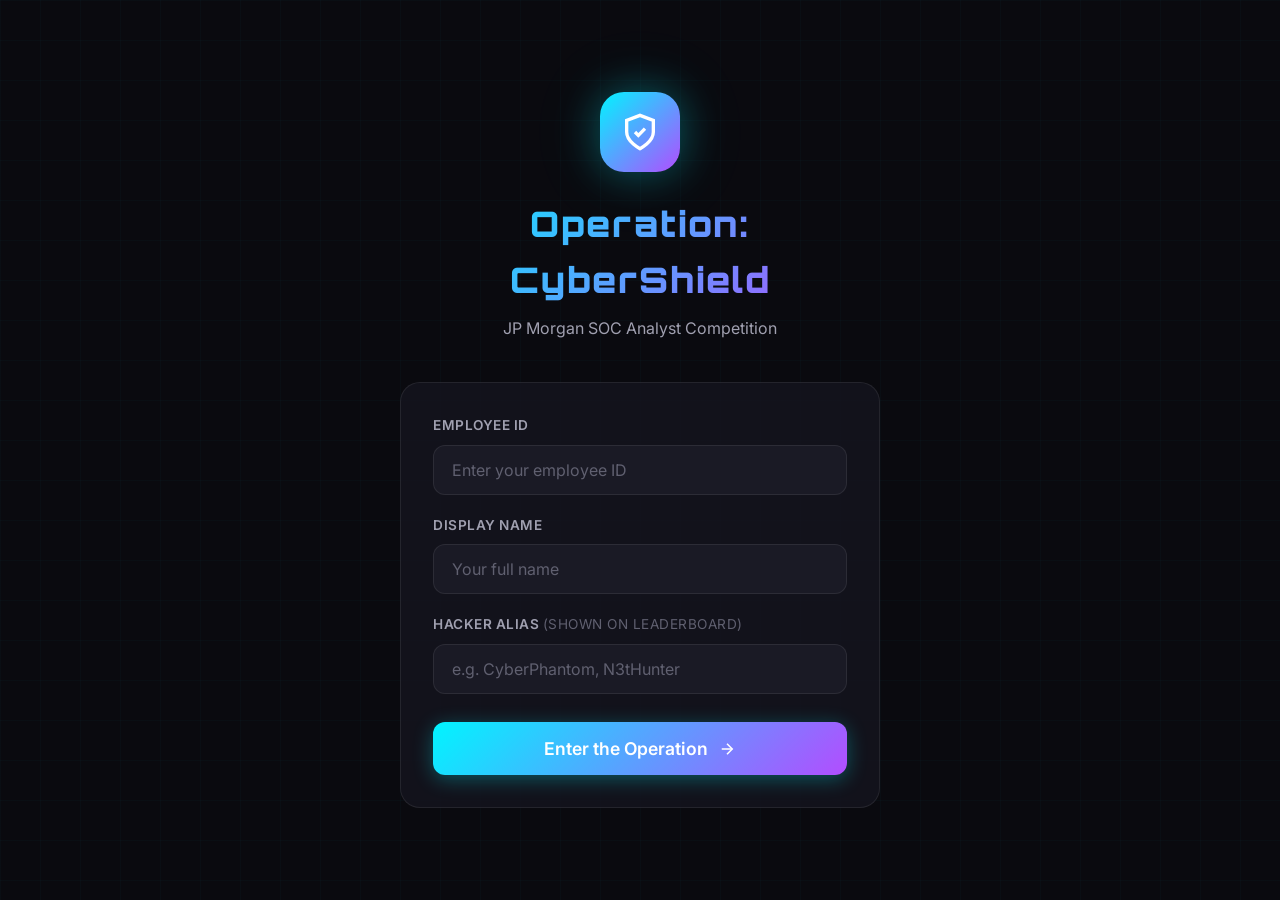
<file: index.html>
<!DOCTYPE html>
<html lang="en">

<head>
    <meta charset="UTF-8">
    <meta name="viewport" content="width=device-width, initial-scale=1.0">
    <meta name="description" content="Operation: CyberShield - JP Morgan SOC Analyst Competition">
    <title>Operation: CyberShield | SOC Analyst Competition</title>
    <link rel="stylesheet" href="styles.css">
    <link
        href="https://fonts.googleapis.com/css2?family=Orbitron:wght@400;700;900&family=Inter:wght@300;400;500;600;700&display=swap"
        rel="stylesheet">
</head>

<body>
    <!-- Registration Overlay -->
    <div class="registration-overlay" id="registration-overlay">
        <div class="reg-container">
            <div class="reg-header">
                <div class="reg-shield-icon">
                    <svg viewBox="0 0 24 24" fill="none" stroke="currentColor" stroke-width="2">
                        <path d="M12 22s8-4 8-10V5l-8-3-8 3v7c0 6 8 10 8 10z" />
                        <path d="M9 12l2 2 4-4" />
                    </svg>
                </div>
                <h1 class="reg-title">Operation: CyberShield</h1>
                <p class="reg-subtitle">JP Morgan SOC Analyst Competition</p>
            </div>

            <div id="reg-form-section" class="reg-form-section">
                <div class="reg-field" id="reg-employee-field">
                    <label class="reg-label">Employee ID</label>
                    <div class="reg-input-wrapper">
                        <input type="text" id="reg-employee-id" class="reg-input" placeholder="Enter your employee ID" autocomplete="off" />
                        <span class="reg-auto-badge" id="reg-auto-detect-badge" style="display:none;">AUTO-DETECTED</span>
                    </div>
                </div>
                <div class="reg-field">
                    <label class="reg-label">Display Name</label>
                    <input type="text" id="reg-display-name" class="reg-input" placeholder="Your full name" autocomplete="off" />
                </div>
                <div class="reg-field">
                    <label class="reg-label">Hacker Alias <span style="color: var(--text-muted); font-weight: 400;">(shown on leaderboard)</span></label>
                    <input type="text" id="reg-alias" class="reg-input" placeholder="e.g. CyberPhantom, N3tHunter" autocomplete="off" />
                </div>
                <div class="reg-error" id="reg-error" style="display: none;"></div>
                <button class="btn btn-primary reg-submit" id="reg-submit-btn" onclick="CompetitionManager.handleRegistration()">
                    Enter the Operation
                    <svg viewBox="0 0 24 24" fill="none" stroke="currentColor" stroke-width="2">
                        <line x1="5" y1="12" x2="19" y2="12"></line>
                        <polyline points="12 5 19 12 12 19"></polyline>
                    </svg>
                </button>
            </div>

            <div id="reg-resume-section" class="reg-resume-section" style="display: none;">
                <div class="resume-card">
                    <h3>Welcome back, <span id="resume-player-name"></span>!</h3>
                    <div class="resume-stats">
                        <div class="resume-stat">
                            <span class="resume-stat-value" id="resume-score">0</span>
                            <span class="resume-stat-label">Score</span>
                        </div>
                        <div class="resume-stat">
                            <span class="resume-stat-value" id="resume-completed">0/6</span>
                            <span class="resume-stat-label">Completed</span>
                        </div>
                    </div>
                    <div class="resume-actions">
                        <button class="btn btn-primary" onclick="CompetitionManager.resumeGame()">
                            Resume Operation
                        </button>
                        <button class="btn btn-outline" onclick="CompetitionManager.freshStart()">
                            Start Fresh
                        </button>
                    </div>
                </div>
            </div>
        </div>
    </div>

    <!-- Time's Up Overlay -->
    <div class="times-up-overlay" id="times-up-overlay">
        <div class="times-up-content">
            <div class="times-up-icon">⏱️</div>
            <h1 class="times-up-title">TIME'S UP</h1>
            <p class="times-up-subtitle">Operation: CyberShield has concluded</p>
            <div class="times-up-stats">
                <div class="times-up-stat">
                    <span class="times-up-stat-label">Agent</span>
                    <span class="times-up-stat-value" id="final-alias-value">—</span>
                </div>
                <div class="times-up-stat">
                    <span class="times-up-stat-label">Final Score</span>
                    <span class="times-up-stat-value" id="final-score-value">0</span>
                </div>
                <div class="times-up-stat">
                    <span class="times-up-stat-label">Missions Completed</span>
                    <span class="times-up-stat-value" id="final-completed-value">0/6</span>
                </div>
            </div>
            <p class="times-up-note">Check the live leaderboard for final standings</p>
            <button class="btn btn-primary" onclick="generateTakeawayCard()" style="margin-top: 20px;">
                <svg viewBox="0 0 24 24" fill="none" stroke="currentColor" stroke-width="2" width="18" height="18" style="margin-right: 8px;">
                    <path d="M21 15v4a2 2 0 0 1-2 2H5a2 2 0 0 1-2-2v-4"></path>
                    <polyline points="7 10 12 15 17 10"></polyline>
                    <line x1="12" y1="15" x2="12" y2="3"></line>
                </svg>
                View Proficiency Card
            </button>
        </div>
    </div>

    <div class="app-container">
        <!-- Animated Background -->
        <div class="cyber-grid"></div>
        <div class="scan-line"></div>

        <!-- Sidebar -->
        <aside class="sidebar">
            <div class="logo">
                <div class="logo-icon">
                    <svg viewBox="0 0 24 24" fill="none" stroke="currentColor" stroke-width="2">
                        <path d="M12 22s8-4 8-10V5l-8-3-8 3v7c0 6 8 10 8 10z" />
                        <path d="M9 12l2 2 4-4" />
                    </svg>
                </div>
                <span class="logo-text">CyberShield</span>
            </div>

            <nav class="nav-menu">
                <a href="#" class="nav-item active" data-view="dashboard">
                    <svg viewBox="0 0 24 24" fill="none" stroke="currentColor" stroke-width="2">
                        <rect x="3" y="3" width="7" height="7" />
                        <rect x="14" y="3" width="7" height="7" />
                        <rect x="14" y="14" width="7" height="7" />
                        <rect x="3" y="14" width="7" height="7" />
                    </svg>
                    <span>Dashboard</span>
                </a>
                <a href="#" class="nav-item" data-view="simulations">
                    <svg viewBox="0 0 24 24" fill="none" stroke="currentColor" stroke-width="2">
                        <polygon points="5 3 19 12 5 21 5 3" />
                    </svg>
                    <span>Simulations</span>
                </a>
                <a href="#" class="nav-item" data-view="progress">
                    <svg viewBox="0 0 24 24" fill="none" stroke="currentColor" stroke-width="2">
                        <line x1="12" y1="20" x2="12" y2="10" />
                        <line x1="18" y1="20" x2="18" y2="4" />
                        <line x1="6" y1="20" x2="6" y2="16" />
                    </svg>
                    <span>Progress</span>
                </a>
                <a href="leaderboard.html" class="nav-item" target="_blank">
                    <svg viewBox="0 0 24 24" fill="none" stroke="currentColor" stroke-width="2">
                        <path d="M6 9H4.5a2.5 2.5 0 0 1 0-5C7 4 7 7 7 7" />
                        <path d="M18 9h1.5a2.5 2.5 0 0 0 0-5C17 4 17 7 17 7" />
                        <path d="M4 22h16" />
                        <path d="M10 22V2h4v20" />
                        <path d="M10 14H7v8" />
                        <path d="M14 14h3v8" />
                    </svg>
                    <span>Leaderboard</span>
                </a>
            </nav>

            <div class="user-stats">
                <div class="stat-card">
                    <span class="stat-label">Total Score</span>
                    <span class="stat-value" id="total-score">0</span>
                </div>
                <div class="stat-card">
                    <span class="stat-label">Completed</span>
                    <span class="stat-value" id="completed-count">0/4</span>
                </div>
            </div>
        </aside>

        <!-- Main Content -->
        <main class="main-content">
            <!-- Header -->
            <header class="header">
                <div class="header-title">
                    <h1 id="view-title">Dashboard</h1>
                    <p class="header-subtitle">Operation: CyberShield — SOC Analyst Competition</p>
                </div>
                <div class="header-actions">
                    <div class="competition-timer" id="competition-timer" style="display: none;">
                        <svg viewBox="0 0 24 24" fill="none" stroke="currentColor" stroke-width="2" width="20" height="20">
                            <circle cx="12" cy="12" r="10"/>
                            <polyline points="12 6 12 12 16 14"/>
                        </svg>
                        <span id="competition-timer-value">60:00</span>
                    </div>
                    <button class="btn btn-outline" id="reset-progress">
                        <svg viewBox="0 0 24 24" fill="none" stroke="currentColor" stroke-width="2">
                            <path d="M1 4v6h6" />
                            <path d="M3.51 15a9 9 0 1 0 2.13-9.36L1 10" />
                        </svg>
                        Reset Progress
                    </button>
                </div>
            </header>

            <!-- Dashboard View -->
            <section class="view active" id="dashboard-view">
                <div class="welcome-banner">
                    <div class="welcome-content">
                        <h2>Welcome, Analyst</h2>
                        <p>The clock is ticking. Complete as many missions as you can to earn the highest score.
                            Top 3 analysts will be rewarded. Top 10 will be recognized. Good luck.</p>
                        <button class="btn btn-primary" onclick="showView('simulations')">
                            Begin Missions
                            <svg viewBox="0 0 24 24" fill="none" stroke="currentColor" stroke-width="2">
                                <line x1="5" y1="12" x2="19" y2="12" />
                                <polyline points="12 5 19 12 12 19" />
                            </svg>
                        </button>
                    </div>
                    <div class="welcome-visual">
                        <div class="terminal-window">
                            <div class="terminal-header">
                                <span class="terminal-dot red"></span>
                                <span class="terminal-dot yellow"></span>
                                <span class="terminal-dot green"></span>
                            </div>
                            <div class="terminal-body">
                                <div class="terminal-line">
                                    <span class="prompt">$</span>
                                    <span class="typing">./initialize_training.sh</span>
                                </div>
                                <div class="terminal-line output">
                                    <span>[✓] Loading threat databases...</span>
                                </div>
                                <div class="terminal-line output">
                                    <span>[✓] Simulation environment ready</span>
                                </div>
                                <div class="terminal-line output success">
                                    <span>[!] Awaiting analyst input...</span>
                                </div>
                            </div>
                        </div>
                    </div>
                </div>

                <div class="quick-stats">
                    <div class="quick-stat-card">
                        <div class="quick-stat-icon cyan">
                            <svg viewBox="0 0 24 24" fill="none" stroke="currentColor" stroke-width="2">
                                <path d="M14 2H6a2 2 0 0 0-2 2v16a2 2 0 0 0 2 2h12a2 2 0 0 0 2-2V8z" />
                                <polyline points="14 2 14 8 20 8" />
                                <line x1="16" y1="13" x2="8" y2="13" />
                                <line x1="16" y1="17" x2="8" y2="17" />
                            </svg>
                        </div>
                        <div class="quick-stat-info">
                            <span class="quick-stat-value">6</span>
                            <span class="quick-stat-label">Missions</span>
                        </div>
                    </div>
                    <div class="quick-stat-card">
                        <div class="quick-stat-icon purple">
                            <svg viewBox="0 0 24 24" fill="none" stroke="currentColor" stroke-width="2">
                                <circle cx="12" cy="12" r="10" />
                                <polyline points="12 6 12 12 16 14" />
                            </svg>
                        </div>
                        <div class="quick-stat-info">
                            <span class="quick-stat-value" id="time-spent">0m</span>
                            <span class="quick-stat-label">Time Invested</span>
                        </div>
                    </div>
                    <div class="quick-stat-card">
                        <div class="quick-stat-icon green">
                            <svg viewBox="0 0 24 24" fill="none" stroke="currentColor" stroke-width="2">
                                <path d="M22 11.08V12a10 10 0 1 1-5.93-9.14" />
                                <polyline points="22 4 12 14.01 9 11.01" />
                            </svg>
                        </div>
                        <div class="quick-stat-info">
                            <span class="quick-stat-value" id="accuracy-rate">0%</span>
                            <span class="quick-stat-label">Accuracy</span>
                        </div>
                    </div>
                    <div class="quick-stat-card">
                        <div class="quick-stat-icon orange">
                            <svg viewBox="0 0 24 24" fill="none" stroke="currentColor" stroke-width="2">
                                <polygon
                                    points="12 2 15.09 8.26 22 9.27 17 14.14 18.18 21.02 12 17.77 5.82 21.02 7 14.14 2 9.27 8.91 8.26 12 2" />
                            </svg>
                        </div>
                        <div class="quick-stat-info">
                            <span class="quick-stat-value" id="rank-level">Novice</span>
                            <span class="quick-stat-label">Rank</span>
                        </div>
                    </div>
                </div>
            </section>

            <!-- Simulations View -->
            <section class="view" id="simulations-view">
                <div class="simulations-grid">
                    <!-- Log Analysis Card -->
                    <div class="simulation-card" data-simulation="log-analysis">
                        <div class="card-glow cyan"></div>
                        <div class="card-header">
                            <div class="card-icon cyan">
                                <svg viewBox="0 0 24 24" fill="none" stroke="currentColor" stroke-width="2">
                                    <path d="M14 2H6a2 2 0 0 0-2 2v16a2 2 0 0 0 2 2h12a2 2 0 0 0 2-2V8z" />
                                    <polyline points="14 2 14 8 20 8" />
                                    <line x1="16" y1="13" x2="8" y2="13" />
                                    <line x1="16" y1="17" x2="8" y2="17" />
                                    <line x1="10" y1="9" x2="8" y2="9" />
                                </svg>
                            </div>
                            <span class="difficulty-badge medium">Medium</span>
                        </div>
                        <h3 class="card-title">Log Analysis</h3>
                        <p class="card-description">Analyze SIEM logs to identify suspicious authentication failures and
                            privilege escalation attempts.</p>
                        <div class="card-meta">
                            <span class="meta-item">
                                <svg viewBox="0 0 24 24" fill="none" stroke="currentColor" stroke-width="2">
                                    <circle cx="12" cy="12" r="10" />
                                    <polyline points="12 6 12 12 16 14" />
                                </svg>
                                15-20 min
                            </span>
                            <span class="meta-item">
                                <svg viewBox="0 0 24 24" fill="none" stroke="currentColor" stroke-width="2">
                                    <polygon
                                        points="12 2 15.09 8.26 22 9.27 17 14.14 18.18 21.02 12 17.77 5.82 21.02 7 14.14 2 9.27 8.91 8.26 12 2" />
                                </svg>
                                500-600 pts
                            </span>
                        </div>
                        <div class="card-progress">
                            <div class="progress-bar">
                                <div class="progress-fill" id="log-analysis-progress" style="width: 0%"></div>
                            </div>
                            <span class="progress-text">Not Started</span>
                        </div>
                        <!-- Mode Selection Buttons -->
                        <div style="display: flex; gap: 10px; margin-top: 12px;">
                            <button class="btn btn-card" onclick="startSimulation('log-analysis')"
                                style="flex: 1; font-size: 0.85rem;">
                                📋 Log Review
                            </button>
                            <button class="btn btn-card" onclick="startSimulation('splunk-query')"
                                style="flex: 1; font-size: 0.85rem; background: rgba(178, 77, 255, 0.1); color: var(--purple); border-color: rgba(178, 77, 255, 0.3);">
                                🔍 Splunk Query
                            </button>
                        </div>
                    </div>

                    <!-- Phishing Detection Card -->
                    <div class="simulation-card" data-simulation="phishing">
                        <div class="card-glow purple"></div>
                        <div class="card-header">
                            <div class="card-icon purple">
                                <svg viewBox="0 0 24 24" fill="none" stroke="currentColor" stroke-width="2">
                                    <path
                                        d="M4 4h16c1.1 0 2 .9 2 2v12c0 1.1-.9 2-2 2H4c-1.1 0-2-.9-2-2V6c0-1.1.9-2 2-2z" />
                                    <polyline points="22,6 12,13 2,6" />
                                </svg>
                            </div>
                            <span class="difficulty-badge easy">Easy</span>
                        </div>
                        <h3 class="card-title">Phishing Detection</h3>
                        <p class="card-description">Review suspicious emails and identify phishing attempts by analyzing
                            headers, links, and content.</p>
                        <div class="card-meta">
                            <span class="meta-item">
                                <svg viewBox="0 0 24 24" fill="none" stroke="currentColor" stroke-width="2">
                                    <circle cx="12" cy="12" r="10" />
                                    <polyline points="12 6 12 12 16 14" />
                                </svg>
                                10-15 min
                            </span>
                            <span class="meta-item">
                                <svg viewBox="0 0 24 24" fill="none" stroke="currentColor" stroke-width="2">
                                    <polygon
                                        points="12 2 15.09 8.26 22 9.27 17 14.14 18.18 21.02 12 17.77 5.82 21.02 7 14.14 2 9.27 8.91 8.26 12 2" />
                                </svg>
                                300 pts
                            </span>
                        </div>
                        <div class="card-progress">
                            <div class="progress-bar">
                                <div class="progress-fill" id="phishing-progress" style="width: 0%"></div>
                            </div>
                            <span class="progress-text">Not Started</span>
                        </div>
                        <button class="btn btn-card" onclick="startSimulation('phishing')">Start Simulation</button>
                    </div>

                    <!-- Incident Response Card -->
                    <div class="simulation-card" data-simulation="incident-response">
                        <div class="card-glow orange"></div>
                        <div class="card-header">
                            <div class="card-icon orange">
                                <svg viewBox="0 0 24 24" fill="none" stroke="currentColor" stroke-width="2">
                                    <path
                                        d="M10.29 3.86L1.82 18a2 2 0 0 0 1.71 3h16.94a2 2 0 0 0 1.71-3L13.71 3.86a2 2 0 0 0-3.42 0z" />
                                    <line x1="12" y1="9" x2="12" y2="13" />
                                    <line x1="12" y1="17" x2="12.01" y2="17" />
                                </svg>
                            </div>
                            <span class="difficulty-badge hard">Hard</span>
                        </div>
                        <h3 class="card-title">Incident Response</h3>
                        <p class="card-description">Handle a live security incident by choosing the correct response
                            actions in the right order.</p>
                        <div class="card-meta">
                            <span class="meta-item">
                                <svg viewBox="0 0 24 24" fill="none" stroke="currentColor" stroke-width="2">
                                    <circle cx="12" cy="12" r="10" />
                                    <polyline points="12 6 12 12 16 14" />
                                </svg>
                                20-30 min
                            </span>
                            <span class="meta-item">
                                <svg viewBox="0 0 24 24" fill="none" stroke="currentColor" stroke-width="2">
                                    <polygon
                                        points="12 2 15.09 8.26 22 9.27 17 14.14 18.18 21.02 12 17.77 5.82 21.02 7 14.14 2 9.27 8.91 8.26 12 2" />
                                </svg>
                                750 pts
                            </span>
                        </div>
                        <div class="card-progress">
                            <div class="progress-bar">
                                <div class="progress-fill" id="incident-response-progress" style="width: 0%"></div>
                            </div>
                            <span class="progress-text">Not Started</span>
                        </div>
                        <button class="btn btn-card" onclick="startSimulation('incident-response')">Start
                            Simulation</button>
                    </div>

                    <!-- Network Analysis Card -->
                    <div class="simulation-card" data-simulation="network-analysis">
                        <div class="card-glow green"></div>
                        <div class="card-header">
                            <div class="card-icon green">
                                <svg viewBox="0 0 24 24" fill="none" stroke="currentColor" stroke-width="2">
                                    <polyline points="22 12 18 12 15 21 9 3 6 12 2 12" />
                                </svg>
                            </div>
                            <span class="difficulty-badge medium">Medium</span>
                        </div>
                        <h3 class="card-title">Network Traffic Analysis</h3>
                        <p class="card-description">Examine packet captures to identify C2 beacons, data exfiltration,
                            and suspicious network behavior.</p>
                        <div class="card-meta">
                            <span class="meta-item">
                                <svg viewBox="0 0 24 24" fill="none" stroke="currentColor" stroke-width="2">
                                    <circle cx="12" cy="12" r="10" />
                                    <polyline points="12 6 12 12 16 14" />
                                </svg>
                                15-25 min
                            </span>
                            <span class="meta-item">
                                <svg viewBox="0 0 24 24" fill="none" stroke="currentColor" stroke-width="2">
                                    <polygon
                                        points="12 2 15.09 8.26 22 9.27 17 14.14 18.18 21.02 12 17.77 5.82 21.02 7 14.14 2 9.27 8.91 8.26 12 2" />
                                </svg>
                                600 pts
                            </span>
                        </div>
                        <div class="card-progress">
                            <div class="progress-bar">
                                <div class="progress-fill" id="network-analysis-progress" style="width: 0%"></div>
                            </div>
                            <span class="progress-text">Not Started</span>
                        </div>
                        <button class="btn btn-card" onclick="startSimulation('network-analysis')">Start
                            Simulation</button>
                    </div>

                    <!-- Threat Hunting Card -->
                    <div class="simulation-card" data-simulation="threat-hunting">
                        <div class="card-glow"
                            style="background: radial-gradient(circle at 50% 50%, rgba(255, 107, 53, 0.15), transparent 70%);">
                        </div>
                        <div class="card-header">
                            <div class="card-icon" style="background: rgba(255, 107, 53, 0.1); color: #ff6b35;">
                                <svg viewBox="0 0 24 24" fill="none" stroke="currentColor" stroke-width="2">
                                    <circle cx="11" cy="11" r="8" />
                                    <path d="m21 21-4.35-4.35" />
                                    <circle cx="11" cy="11" r="3" />
                                </svg>
                            </div>
                            <span class="difficulty-badge hard">Advanced</span>
                        </div>
                        <h3 class="card-title">Threat Hunting: Clustering</h3>
                        <p class="card-description">Analyze data clusters to find the "cluster of one" - the outlier
                            that indicates malicious activity hidden among normal behavior.</p>
                        <div class="card-meta">
                            <span class="meta-item">
                                <svg viewBox="0 0 24 24" fill="none" stroke="currentColor" stroke-width="2">
                                    <circle cx="12" cy="12" r="10" />
                                    <polyline points="12 6 12 12 16 14" />
                                </svg>
                                25-35 min
                            </span>
                            <span class="meta-item">
                                <svg viewBox="0 0 24 24" fill="none" stroke="currentColor" stroke-width="2">
                                    <polygon
                                        points="12 2 15.09 8.26 22 9.27 17 14.14 18.18 21.02 12 17.77 5.82 21.02 7 14.14 2 9.27 8.91 8.26 12 2" />
                                </svg>
                                800 pts
                            </span>
                        </div>
                        <div class="card-progress">
                            <div class="progress-bar">
                                <div class="progress-fill" id="threat-hunting-progress" style="width: 0%"></div>
                            </div>
                            <span class="progress-text">Not Started</span>
                        </div>
                        <button class="btn btn-card" onclick="startSimulation('threat-hunting')"
                            style="background: rgba(255, 107, 53, 0.1); color: #ff6b35; border-color: rgba(255, 107, 53, 0.3);">Start
                            Threat Hunt</button>
                    </div>

                    <!-- Threat Stacking Card -->
                    <div class="simulation-card" data-simulation="threat-stacking">
                        <div class="card-glow"
                            style="background: radial-gradient(circle at 50% 50%, rgba(255, 56, 96, 0.15), transparent 70%);">
                        </div>
                        <div class="card-header">
                            <div class="card-icon" style="background: rgba(255, 56, 96, 0.1); color: var(--red);">
                                <svg viewBox="0 0 24 24" fill="none" stroke="currentColor" stroke-width="2">
                                    <line x1="12" y1="20" x2="12" y2="10" />
                                    <line x1="18" y1="20" x2="18" y2="4" />
                                    <line x1="6" y1="20" x2="6" y2="16" />
                                </svg>
                            </div>
                            <span class="difficulty-badge hard">Advanced</span>
                        </div>
                        <h3 class="card-title">Threat Hunting: Stacking</h3>
                        <p class="card-description">Sort data by frequency to find outliers. The most common items are
                            noise; the least common hide the attackers.</p>
                        <div class="card-meta">
                            <span class="meta-item">
                                <svg viewBox="0 0 24 24" fill="none" stroke="currentColor" stroke-width="2">
                                    <circle cx="12" cy="12" r="10" />
                                    <polyline points="12 6 12 12 16 14" />
                                </svg>
                                25-35 min
                            </span>
                            <span class="meta-item">
                                <svg viewBox="0 0 24 24" fill="none" stroke="currentColor" stroke-width="2">
                                    <polygon
                                        points="12 2 15.09 8.26 22 9.27 17 14.14 18.18 21.02 12 17.77 5.82 21.02 7 14.14 2 9.27 8.91 8.26 12 2" />
                                </svg>
                                800 pts
                            </span>
                        </div>
                        <div class="card-progress">
                            <div class="progress-bar">
                                <div class="progress-fill" id="threat-stacking-progress" style="width: 0%"></div>
                            </div>
                            <span class="progress-text">Not Started</span>
                        </div>
                        <button class="btn btn-card" onclick="startSimulation('threat-stacking')"
                            style="background: rgba(255, 56, 96, 0.1); color: var(--red); border-color: rgba(255, 56, 96, 0.3);">Start
                            Stacking</button>
                    </div>

                    <!-- Quick-Fire Bonus Round Card -->
                    <div class="simulation-card" data-simulation="quickfire">
                        <div class="card-glow"
                            style="background: radial-gradient(circle at 50% 50%, rgba(255, 217, 61, 0.15), transparent 70%);">
                        </div>
                        <div class="card-header">
                            <div class="card-icon" style="background: rgba(255, 217, 61, 0.1); color: var(--yellow);">
                                <span style="font-size:1.2rem; font-weight:bold;">⚡</span>
                            </div>
                            <span class="difficulty-badge" style="background: rgba(255, 217, 61, 0.15); color: var(--yellow); border-color: rgba(255, 217, 61, 0.3);">Bonus</span>
                        </div>
                        <h3 class="card-title">Quick-Fire Round</h3>
                        <p class="card-description">15 rapid fire questions to test your core cybersecurity knowledge. You have 6 seconds per question.</p>
                        <div class="card-meta">
                            <span class="meta-item">
                                <svg viewBox="0 0 24 24" fill="none" stroke="currentColor" stroke-width="2">
                                    <circle cx="12" cy="12" r="10" />
                                    <polyline points="12 6 12 12 16 14" />
                                </svg>
                                90 seconds
                            </span>
                            <span class="meta-item">
                                <svg viewBox="0 0 24 24" fill="none" stroke="currentColor" stroke-width="2">
                                    <polygon points="12 2 15.09 8.26 22 9.27 17 14.14 18.18 21.02 12 17.77 5.82 21.02 7 14.14 2 9.27 8.91 8.26 12 2" />
                                </svg>
                                200 pts
                            </span>
                        </div>
                        <div class="card-progress">
                            <div class="progress-bar">
                                <div class="progress-fill" id="quickfire-progress" style="width: 0%"></div>
                            </div>
                            <span class="progress-text">Not Started</span>
                        </div>
                        <button class="btn btn-card" onclick="startSimulation('quickfire')"
                            style="background: rgba(255, 217, 61, 0.1); color: var(--yellow); border-color: rgba(255, 217, 61, 0.3);">Start Quick-Fire</button>
                    </div>

                    <!-- Mystery Bonus Challenge Card (Hidden initially) -->
                    <div class="simulation-card" id="mystery-challenge-card" data-simulation="mystery-challenge" style="display: none; border: 1px solid var(--red);">
                        <div class="card-glow"
                            style="background: radial-gradient(circle at 50% 50%, rgba(255, 56, 96, 0.2), transparent 70%);">
                        </div>
                        <div class="card-header">
                            <div class="card-icon" style="background: rgba(255, 56, 96, 0.15); color: var(--red); box-shadow: 0 0 15px rgba(255,56,96,0.5);">
                                🚨
                            </div>
                            <span class="difficulty-badge hard" style="animation: timerPulse 1s infinite;">CRITICAL</span>
                        </div>
                        <h3 class="card-title" style="color: var(--red);">LIVE BREACH RESPONSE</h3>
                        <p class="card-description">EMERGENCY PROTOCOL ACTIVATED. Triage 10 incoming SOC alerts in rapid succession. 15 seconds per alert.</p>
                        <div class="card-meta">
                            <span class="meta-item" style="color: var(--red);">
                                <svg viewBox="0 0 24 24" fill="none" stroke="currentColor" stroke-width="2">
                                    <circle cx="12" cy="12" r="10" />
                                    <polyline points="12 6 12 12 16 14" />
                                </svg>
                                2.5 min
                            </span>
                            <span class="meta-item" style="color: var(--red);">
                                <svg viewBox="0 0 24 24" fill="none" stroke="currentColor" stroke-width="2">
                                    <polygon points="12 2 15.09 8.26 22 9.27 17 14.14 18.18 21.02 12 17.77 5.82 21.02 7 14.14 2 9.27 8.91 8.26 12 2" />
                                </svg>
                                400 pts (2x)
                            </span>
                        </div>
                        <div class="card-progress">
                            <div class="progress-bar" style="background: rgba(255,56,96,0.1);">
                                <div class="progress-fill" id="mystery-challenge-progress" style="width: 0%; background: var(--red);"></div>
                            </div>
                            <span class="progress-text">Not Started</span>
                        </div>
                        <button class="btn btn-primary" onclick="startSimulation('mystery-challenge')"
                            style="background: var(--red); border-color: var(--red); color: white;">RESPOND NOW</button>
                    </div>
                </div>
            </section>

            <!-- Progress View -->
            <section class="view" id="progress-view">
                <div class="progress-overview">
                    <div class="progress-charts-wrapper" style="display: flex; gap: 40px; justify-content: center; flex-wrap: wrap;">
                        <div class="progress-chart-container">
                            <div class="progress-ring">
                                <svg viewBox="0 0 100 100">
                                    <circle class="progress-ring-bg" cx="50" cy="50" r="45" />
                                    <circle class="progress-ring-fill" cx="50" cy="50" r="45" id="overall-progress-ring" />
                                </svg>
                                <div class="progress-ring-text">
                                    <span class="progress-percentage" id="overall-percentage">0%</span>
                                    <span class="progress-label">Complete</span>
                                </div>
                            </div>
                        </div>
                        <div class="radar-chart-container" id="radar-chart-container" style="width: 250px; height: 250px; display: flex; align-items: center; justify-content: center;">
                            <!-- SVG Radar Chart rendered by JS -->
                        </div>
                    </div>
                    <div class="progress-details">
                        <h3>Your Progress</h3>
                        <div class="progress-list" id="progress-list">
                            <!-- Dynamically populated -->
                        </div>
                    </div>
                </div>

                <div class="achievements-section">
                    <div style="display: flex; justify-content: space-between; align-items: center;">
                        <h3>Achievements</h3>
                        <button class="btn btn-outline" onclick="generateTakeawayCard()" id="btn-download-cert" style="display: none; font-size: 0.9rem; padding: 8px 16px;">
                            <svg viewBox="0 0 24 24" fill="none" stroke="currentColor" stroke-width="2" width="16" height="16">
                                <path d="M21 15v4a2 2 0 0 1-2 2H5a2 2 0 0 1-2-2v-4"></path>
                                <polyline points="7 10 12 15 17 10"></polyline>
                                <line x1="12" y1="15" x2="12" y2="3"></line>
                            </svg>
                            View Proficiency Card
                        </button>
                    </div>
                    <div class="achievements-grid" id="achievements-grid">
                        <!-- Dynamically populated -->
                    </div>
                </div>
            </section>

            <!-- Simulation View (Hidden by default) -->
            <section class="view" id="simulation-view">
                <div class="simulation-container" id="simulation-container">
                    <!-- Dynamically loaded simulation content -->
                </div>
            </section>
        </main>

        <!-- Mini Leaderboard Panel -->
        <div class="mini-leaderboard" id="mini-leaderboard">
            <div class="mini-lb-header" onclick="CompetitionManager.toggleMiniLeaderboard()">
                <span class="mini-lb-title">
                    <svg viewBox="0 0 24 24" fill="none" stroke="currentColor" stroke-width="2" width="16" height="16">
                        <line x1="12" y1="20" x2="12" y2="10"></line>
                        <line x1="18" y1="20" x2="18" y2="4"></line>
                        <line x1="6" y1="20" x2="6" y2="16"></line>
                    </svg>
                    Leaderboard
                </span>
                <span class="mini-lb-meta">
                    <span id="mini-lb-my-rank">--</span>
                    <span class="mini-lb-sep">·</span>
                    <span id="mini-lb-player-count">0 analysts</span>
                </span>
            </div>
            <div class="mini-lb-body">
                <div class="mini-lb-list" id="mini-leaderboard-list">
                    <!-- Populated by CompetitionManager -->
                </div>
            </div>
        </div>
    </div>

    <!-- Modal for Results -->
    <div class="modal-overlay" id="modal-overlay">
        <div class="modal" id="results-modal">
            <div class="modal-header">
                <h2 id="modal-title">Mission Complete</h2>
                <button class="modal-close" onclick="closeModal()">&times;</button>
            </div>
            <div class="modal-body" id="modal-body">
                <!-- Dynamic content -->
            </div>
            <div class="modal-footer">
                <button class="btn btn-outline" onclick="closeModal()">Close</button>
                <button class="btn btn-primary" id="modal-action">View Details</button>
            </div>
        </div>
    </div>

    <!-- Scripts -->
    <script src="db.js"></script>
    <script src="simulations/log-analysis.js"></script>
    <script src="simulations/splunk-query.js"></script>
    <script src="simulations/phishing-detection.js"></script>
    <script src="simulations/incident-response.js"></script>
    <script src="simulations/network-analysis.js"></script>
    <script src="simulations/threat-hunting.js"></script>
    <script src="simulations/threat-stacking.js"></script>
    <script src="simulations/mystery-challenge.js"></script>
    <script src="simulations/quickfire.js"></script>
    <script src="registration.js"></script>
    <script src="app.js"></script>
</body>

</html>
</file>
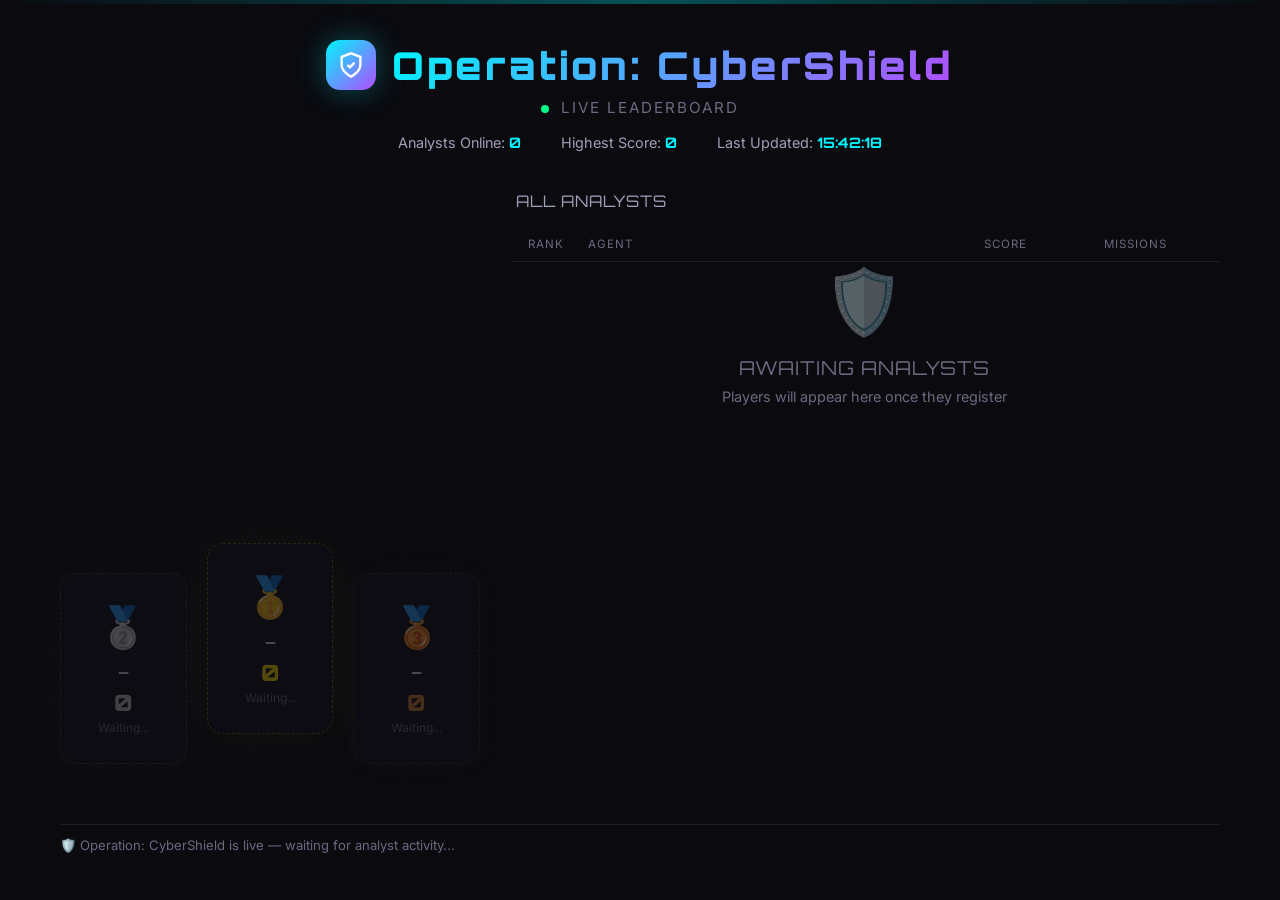
<file: leaderboard.html>
<!DOCTYPE html>
<html lang="en">

<head>
    <meta charset="UTF-8">
    <meta name="viewport" content="width=device-width, initial-scale=1.0">
    <meta name="description" content="Operation: CyberShield - Live Leaderboard">
    <title>Operation: CyberShield | Live Leaderboard</title>
    <link
        href="https://fonts.googleapis.com/css2?family=Orbitron:wght@400;700;900&family=Inter:wght@300;400;500;600;700&display=swap"
        rel="stylesheet">
    <style>
        :root {
            --bg-primary: #0a0a0f;
            --bg-secondary: #12121a;
            --bg-card: rgba(20, 20, 30, 0.8);
            --bg-tertiary: rgba(30, 30, 45, 0.6);
            --cyan: #00f5ff;
            --cyan-glow: rgba(0, 245, 255, 0.3);
            --purple: #b24dff;
            --green: #00ff88;
            --orange: #ff6b35;
            --red: #ff3860;
            --yellow: #ffd93d;
            --gold: #ffd700;
            --silver: #c0c0c0;
            --bronze: #cd7f32;
            --text-primary: #e8e8f0;
            --text-secondary: #a0a0b8;
            --text-muted: #6a6a80;
            --border-color: rgba(255, 255, 255, 0.08);
            --font-display: 'Orbitron', monospace;
            --font-body: 'Inter', sans-serif;
        }

        * {
            margin: 0;
            padding: 0;
            box-sizing: border-box;
        }

        body {
            background: var(--bg-primary);
            color: var(--text-primary);
            font-family: var(--font-body);
            overflow: hidden;
            height: 100vh;
            background-image:
                linear-gradient(rgba(0, 245, 255, 0.015) 1px, transparent 1px),
                linear-gradient(90deg, rgba(0, 245, 255, 0.015) 1px, transparent 1px);
            background-size: 50px 50px;
        }

        /* Scan line effect */
        .scan-line {
            position: fixed;
            top: 0;
            left: 0;
            right: 0;
            height: 4px;
            background: linear-gradient(90deg, transparent, var(--cyan), transparent);
            opacity: 0.3;
            animation: scanMove 4s linear infinite;
            z-index: 100;
            pointer-events: none;
        }

        @keyframes scanMove {
            0% { top: -4px; }
            100% { top: 100vh; }
        }

        .lb-wrapper {
            height: 100vh;
            display: flex;
            flex-direction: column;
            padding: 40px 60px;
        }

        /* Header */
        .lb-header {
            text-align: center;
            margin-bottom: 40px;
            flex-shrink: 0;
        }

        .lb-logo {
            display: flex;
            align-items: center;
            justify-content: center;
            gap: 16px;
            margin-bottom: 8px;
        }

        .lb-logo-icon {
            width: 50px;
            height: 50px;
            background: linear-gradient(135deg, var(--cyan), var(--purple));
            border-radius: 14px;
            display: flex;
            align-items: center;
            justify-content: center;
            box-shadow: 0 0 30px var(--cyan-glow);
        }

        .lb-logo-icon svg {
            width: 28px;
            height: 28px;
            color: white;
        }

        .lb-title {
            font-family: var(--font-display);
            font-size: 2.4rem;
            font-weight: 900;
            letter-spacing: 3px;
            background: linear-gradient(135deg, var(--cyan), var(--purple));
            -webkit-background-clip: text;
            -webkit-text-fill-color: transparent;
            background-clip: text;
        }

        .lb-subtitle {
            color: var(--text-muted);
            font-size: 0.95rem;
            margin-top: 4px;
            letter-spacing: 2px;
            text-transform: uppercase;
        }

        .lb-meta {
            display: flex;
            justify-content: center;
            gap: 40px;
            margin-top: 16px;
        }

        .lb-meta-item {
            font-size: 0.9rem;
            color: var(--text-secondary);
        }

        .lb-meta-value {
            color: var(--cyan);
            font-weight: 700;
            font-family: var(--font-display);
        }

        /* Main content */
        .lb-content {
            flex: 1;
            display: flex;
            gap: 32px;
            min-height: 0;
        }

        /* Top 3 Podium */
        .lb-podium {
            display: flex;
            align-items: flex-end;
            justify-content: center;
            gap: 20px;
            width: 420px;
            flex-shrink: 0;
            padding-bottom: 40px;
        }

        .podium-card {
            background: var(--bg-card);
            border: 1px solid var(--border-color);
            border-radius: 16px;
            padding: 28px 20px;
            text-align: center;
            width: 130px;
            transition: all 0.5s ease;
            position: relative;
        }

        .podium-card.gold {
            border-color: rgba(255, 215, 0, 0.4);
            box-shadow: 0 0 40px rgba(255, 215, 0, 0.15);
            transform: translateY(-30px);
        }

        .podium-card.silver {
            border-color: rgba(192, 192, 192, 0.3);
            box-shadow: 0 0 30px rgba(192, 192, 192, 0.1);
        }

        .podium-card.bronze {
            border-color: rgba(205, 127, 50, 0.3);
            box-shadow: 0 0 30px rgba(205, 127, 50, 0.1);
        }

        .podium-rank {
            font-size: 2.5rem;
            margin-bottom: 12px;
        }

        .podium-alias {
            font-family: var(--font-display);
            font-size: 0.85rem;
            font-weight: 700;
            color: var(--text-primary);
            margin-bottom: 8px;
            white-space: nowrap;
            overflow: hidden;
            text-overflow: ellipsis;
        }

        .podium-score {
            font-family: var(--font-display);
            font-size: 1.4rem;
            font-weight: 900;
            margin-bottom: 4px;
        }

        .podium-card.gold .podium-score { color: var(--gold); }
        .podium-card.silver .podium-score { color: var(--silver); }
        .podium-card.bronze .podium-score { color: var(--bronze); }

        .podium-completed {
            font-size: 0.75rem;
            color: var(--text-muted);
        }

        .podium-card.empty {
            opacity: 0.3;
            border-style: dashed;
        }

        /* Rankings Table */
        .lb-rankings {
            flex: 1;
            display: flex;
            flex-direction: column;
            min-height: 0;
        }

        .lb-rankings-title {
            font-family: var(--font-display);
            font-size: 1rem;
            color: var(--text-secondary);
            letter-spacing: 1px;
            margin-bottom: 16px;
            padding-left: 4px;
            flex-shrink: 0;
        }

        .lb-table-header {
            display: grid;
            grid-template-columns: 60px 1fr 120px 100px;
            padding: 10px 16px;
            font-size: 0.72rem;
            color: var(--text-muted);
            text-transform: uppercase;
            letter-spacing: 1px;
            border-bottom: 1px solid var(--border-color);
            flex-shrink: 0;
        }

        .lb-table-body {
            flex: 1;
            overflow-y: auto;
            padding-right: 4px;
        }

        .lb-table-body::-webkit-scrollbar {
            width: 4px;
        }

        .lb-table-body::-webkit-scrollbar-thumb {
            background: rgba(255, 255, 255, 0.1);
            border-radius: 4px;
        }

        .lb-row {
            display: grid;
            grid-template-columns: 60px 1fr 120px 100px;
            padding: 14px 16px;
            align-items: center;
            border-bottom: 1px solid rgba(255, 255, 255, 0.03);
            transition: all 0.5s ease;
            animation: rowSlideIn 0.4s ease;
        }

        @keyframes rowSlideIn {
            from { opacity: 0; transform: translateX(20px); }
            to { opacity: 1; transform: translateX(0); }
        }

        .lb-row:hover {
            background: rgba(0, 245, 255, 0.03);
        }

        .lb-row.top-10 {
            background: rgba(0, 245, 255, 0.05);
            border-left: 3px solid var(--cyan);
        }

        .lb-row-rank {
            font-family: var(--font-display);
            font-weight: 700;
            font-size: 1rem;
            color: var(--text-secondary);
        }

        .lb-row-player {
            display: flex;
            flex-direction: column;
        }

        .lb-row-alias {
            font-weight: 600;
            color: var(--text-primary);
            font-size: 0.95rem;
        }

        .lb-row-name {
            font-size: 0.75rem;
            color: var(--text-muted);
            margin-top: 2px;
        }

        .lb-row-score {
            font-family: var(--font-display);
            font-weight: 700;
            color: var(--cyan);
            font-size: 1.1rem;
        }

        .lb-row-completed {
            color: var(--text-secondary);
            font-size: 0.85rem;
        }

        /* Activity Feed */
        .lb-feed {
            margin-top: 20px;
            flex-shrink: 0;
            padding: 12px 0;
            border-top: 1px solid var(--border-color);
            overflow: hidden;
            height: 36px;
        }

        .lb-feed-track {
            display: flex;
            gap: 60px;
            animation: feedScroll 30s linear infinite;
            white-space: nowrap;
        }

        @keyframes feedScroll {
            0% { transform: translateX(0); }
            100% { transform: translateX(-50%); }
        }

        .lb-feed-item {
            font-size: 0.82rem;
            color: var(--text-muted);
            display: inline-flex;
            align-items: center;
            gap: 8px;
            flex-shrink: 0;
        }

        .lb-feed-item .feed-alias {
            color: var(--cyan);
            font-weight: 600;
        }

        /* No players state */
        .lb-empty {
            flex: 1;
            display: flex;
            flex-direction: column;
            align-items: center;
            justify-content: center;
            color: var(--text-muted);
        }

        .lb-empty-icon {
            font-size: 4rem;
            margin-bottom: 16px;
            opacity: 0.4;
        }

        .lb-empty-text {
            font-family: var(--font-display);
            font-size: 1.2rem;
            letter-spacing: 1px;
        }

        .lb-empty-sub {
            margin-top: 8px;
            font-size: 0.9rem;
        }

        /* Pulse dot for live indicator */
        .live-dot {
            width: 8px;
            height: 8px;
            background: var(--green);
            border-radius: 50%;
            display: inline-block;
            animation: livePulse 1.5s ease-in-out infinite;
        }

        @keyframes livePulse {
            0%, 100% { opacity: 1; box-shadow: 0 0 4px var(--green); }
            50% { opacity: 0.5; box-shadow: 0 0 12px var(--green); }
        }
    </style>
</head>

<body>
    <div class="scan-line"></div>

    <div class="lb-wrapper">
        <header class="lb-header">
            <div class="lb-logo">
                <div class="lb-logo-icon">
                    <svg viewBox="0 0 24 24" fill="none" stroke="currentColor" stroke-width="2">
                        <path d="M12 22s8-4 8-10V5l-8-3-8 3v7c0 6 8 10 8 10z" />
                        <path d="M9 12l2 2 4-4" />
                    </svg>
                </div>
                <h1 class="lb-title">Operation: CyberShield</h1>
            </div>
            <p class="lb-subtitle">
                <span class="live-dot"></span>&nbsp;&nbsp;Live Leaderboard
            </p>
            <div class="lb-meta">
                <span class="lb-meta-item">Analysts Online: <span class="lb-meta-value" id="total-players">0</span></span>
                <span class="lb-meta-item">Highest Score: <span class="lb-meta-value" id="top-score">0</span></span>
                <span class="lb-meta-item">Last Updated: <span class="lb-meta-value" id="last-updated">--:--</span></span>
            </div>
        </header>

        <div class="lb-content" id="lb-content">
            <!-- Podium -->
            <div class="lb-podium" id="lb-podium">
                <!-- Populated by JS -->
            </div>

            <!-- Rankings -->
            <div class="lb-rankings">
                <div class="lb-rankings-title">ALL ANALYSTS</div>
                <div class="lb-table-header">
                    <span>Rank</span>
                    <span>Agent</span>
                    <span>Score</span>
                    <span>Missions</span>
                </div>
                <div class="lb-table-body" id="lb-table-body">
                    <!-- Populated by JS -->
                </div>
            </div>
        </div>

        <div class="lb-feed" id="lb-feed">
            <div class="lb-feed-track" id="lb-feed-track">
                <!-- Populated by JS -->
            </div>
        </div>
    </div>

    <script src="db.js"></script>
    <script>
        // ============================================
        // Leaderboard Controller
        // ============================================
        const POLL_INTERVAL = 5000; // 5 seconds
        let previousPlayers = [];
        let activityLog = [];

        async function init() {
            GameDB.init();
            await updateLeaderboard();
            setInterval(updateLeaderboard, POLL_INTERVAL);
        }

        async function updateLeaderboard() {
            try {
                const players = await GameDB.getAllPlayers();
                detectActivity(players);
                renderPodium(players);
                renderTable(players);
                renderFeed();
                updateMeta(players);
                previousPlayers = JSON.parse(JSON.stringify(players));
            } catch (error) {
                console.error('[Leaderboard] Update failed:', error);
            }
        }

        function detectActivity(currentPlayers) {
            if (previousPlayers.length === 0) return;

            currentPlayers.forEach(player => {
                const prev = previousPlayers.find(p => p.employeeId === player.employeeId);
                if (!prev) {
                    activityLog.unshift({
                        type: 'join',
                        alias: player.alias || player.displayName,
                        text: 'joined the operation',
                        time: Date.now()
                    });
                } else if (player.totalScore > prev.totalScore) {
                    // Find which simulation was just completed
                    const sims = Object.entries(player.progress || {});
                    for (const [simId, simData] of sims) {
                        const prevSim = prev.progress?.[simId];
                        if (simData.completed && (!prevSim || !prevSim.completed)) {
                            const simNames = {
                                'log-analysis': 'Log Analysis',
                                'phishing': 'Phishing Detection',
                                'incident-response': 'Incident Response',
                                'network-analysis': 'Network Analysis',
                                'threat-hunting': 'Threat Hunting',
                                'threat-stacking': 'Threat Stacking'
                            };
                            activityLog.unshift({
                                type: 'complete',
                                alias: player.alias || player.displayName,
                                text: `completed ${simNames[simId] || simId} (${simData.score} pts)`,
                                time: Date.now()
                            });
                        }
                    }
                }
            });

            // Keep only last 20 items
            activityLog = activityLog.slice(0, 20);
        }

        function renderPodium(players) {
            const podium = document.getElementById('lb-podium');
            const top3 = players.slice(0, 3);
            const medals = [
                { class: 'silver', emoji: '🥈', order: 0 },
                { class: 'gold', emoji: '🥇', order: 1 },
                { class: 'bronze', emoji: '🥉', order: 2 }
            ];

            // Display order: Silver (2nd), Gold (1st), Bronze (3rd)
            const displayOrder = [1, 0, 2]; // indices into top3

            podium.innerHTML = displayOrder.map((playerIdx, displayIdx) => {
                const player = top3[playerIdx];
                const medal = medals[displayIdx];

                if (!player) {
                    return `
                        <div class="podium-card ${medal.class} empty">
                            <div class="podium-rank">${medal.emoji}</div>
                            <div class="podium-alias">—</div>
                            <div class="podium-score">0</div>
                            <div class="podium-completed">Waiting...</div>
                        </div>
                    `;
                }

                const completed = Object.values(player.progress || {}).filter(p => p.completed).length;

                return `
                    <div class="podium-card ${medal.class}">
                        <div class="podium-rank">${medal.emoji}</div>
                        <div class="podium-alias">${player.alias || player.displayName || 'Anonymous'}</div>
                        <div class="podium-score">${player.totalScore.toLocaleString()}</div>
                        <div class="podium-completed">${completed}/6 missions</div>
                    </div>
                `;
            }).join('');
        }

        function renderTable(players) {
            const tbody = document.getElementById('lb-table-body');

            if (players.length === 0) {
                tbody.innerHTML = `
                    <div class="lb-empty">
                        <div class="lb-empty-icon">🛡️</div>
                        <div class="lb-empty-text">AWAITING ANALYSTS</div>
                        <div class="lb-empty-sub">Players will appear here once they register</div>
                    </div>
                `;
                return;
            }

            tbody.innerHTML = players.map((player, index) => {
                const rank = index + 1;
                const completed = Object.values(player.progress || {}).filter(p => p.completed).length;
                const isTop10 = rank <= 10;

                return `
                    <div class="lb-row ${isTop10 ? 'top-10' : ''}" style="animation-delay: ${index * 0.05}s">
                        <span class="lb-row-rank">#${rank}</span>
                        <div class="lb-row-player">
                            <span class="lb-row-alias">${player.alias || player.displayName || 'Anonymous'}</span>
                            <span class="lb-row-name">${player.displayName || ''}</span>
                        </div>
                        <span class="lb-row-score">${player.totalScore.toLocaleString()}</span>
                        <span class="lb-row-completed">${completed}/6</span>
                    </div>
                `;
            }).join('');
        }

        function renderFeed() {
            const track = document.getElementById('lb-feed-track');
            if (activityLog.length === 0) {
                track.innerHTML = `
                    <span class="lb-feed-item">🛡️ Operation: CyberShield is live — waiting for analyst activity...</span>
                `;
                return;
            }

            const icons = { join: '🔐', complete: '✅' };
            // Duplicate for seamless scroll
            const items = [...activityLog, ...activityLog];
            track.innerHTML = items.map(item => `
                <span class="lb-feed-item">
                    ${icons[item.type] || '📡'}
                    <span class="feed-alias">${item.alias}</span>
                    ${item.text}
                </span>
            `).join('');
        }

        function updateMeta(players) {
            document.getElementById('total-players').textContent = players.length;
            document.getElementById('top-score').textContent = players.length > 0
                ? players[0].totalScore.toLocaleString()
                : '0';
            const now = new Date();
            document.getElementById('last-updated').textContent =
                `${now.getHours().toString().padStart(2, '0')}:${now.getMinutes().toString().padStart(2, '0')}:${now.getSeconds().toString().padStart(2, '0')}`;
        }

        // Start
        init();
    </script>
</body>

</html>
</file>
<file: styles.css>
/* ================================
   CyberSim - Premium Dark Cyberpunk Theme
   SOC Analyst Training Platform
   ================================ */

/* CSS Custom Properties */
:root {
    /* Colors */
    --bg-primary: #0a0a0f;
    --bg-secondary: #12121a;
    --bg-tertiary: #1a1a25;
    --bg-card: rgba(20, 20, 30, 0.8);
    --bg-glass: rgba(255, 255, 255, 0.03);
    
    --text-primary: #ffffff;
    --text-secondary: #a0a0b0;
    --text-muted: #606070;
    
    --cyan: #00f5ff;
    --cyan-glow: rgba(0, 245, 255, 0.3);
    --purple: #b24dff;
    --purple-glow: rgba(178, 77, 255, 0.3);
    --green: #00ff88;
    --green-glow: rgba(0, 255, 136, 0.3);
    --orange: #ff6b35;
    --orange-glow: rgba(255, 107, 53, 0.3);
    --red: #ff3860;
    --yellow: #ffd93d;
    
    --border-color: rgba(255, 255, 255, 0.08);
    --border-glow: rgba(0, 245, 255, 0.2);
    
    /* Typography */
    --font-display: 'Orbitron', monospace;
    --font-body: 'Inter', -apple-system, BlinkMacSystemFont, sans-serif;
    
    /* Spacing */
    --sidebar-width: 260px;
    --header-height: 80px;
    --radius-sm: 8px;
    --radius-md: 12px;
    --radius-lg: 20px;
    
    /* Transitions */
    --transition-fast: 0.15s ease;
    --transition-normal: 0.3s ease;
    --transition-slow: 0.5s ease;
}

/* Reset & Base */
*, *::before, *::after {
    box-sizing: border-box;
    margin: 0;
    padding: 0;
}

html {
    font-size: 16px;
    scroll-behavior: smooth;
}

body {
    font-family: var(--font-body);
    background: var(--bg-primary);
    color: var(--text-primary);
    line-height: 1.6;
    min-height: 100vh;
    overflow-x: hidden;
}

/* Animated Background */
.cyber-grid {
    position: fixed;
    top: 0;
    left: 0;
    right: 0;
    bottom: 0;
    background-image: 
        linear-gradient(rgba(0, 245, 255, 0.03) 1px, transparent 1px),
        linear-gradient(90deg, rgba(0, 245, 255, 0.03) 1px, transparent 1px);
    background-size: 50px 50px;
    pointer-events: none;
    z-index: 0;
}

.scan-line {
    position: fixed;
    top: 0;
    left: 0;
    right: 0;
    height: 2px;
    background: linear-gradient(90deg, transparent, var(--cyan), transparent);
    animation: scan 8s linear infinite;
    opacity: 0.5;
    pointer-events: none;
    z-index: 1;
}

@keyframes scan {
    0% { top: 0; opacity: 0; }
    5% { opacity: 0.5; }
    95% { opacity: 0.5; }
    100% { top: 100%; opacity: 0; }
}

/* App Container */
.app-container {
    display: flex;
    min-height: 100vh;
    position: relative;
    z-index: 2;
}

/* Sidebar */
.sidebar {
    width: var(--sidebar-width);
    background: var(--bg-secondary);
    border-right: 1px solid var(--border-color);
    display: flex;
    flex-direction: column;
    padding: 24px;
    position: fixed;
    top: 0;
    left: 0;
    height: 100vh;
    z-index: 100;
}

.logo {
    display: flex;
    align-items: center;
    gap: 12px;
    margin-bottom: 40px;
}

.logo-icon {
    width: 44px;
    height: 44px;
    background: linear-gradient(135deg, var(--cyan), var(--purple));
    border-radius: var(--radius-md);
    display: flex;
    align-items: center;
    justify-content: center;
    box-shadow: 0 0 20px var(--cyan-glow);
}

.logo-icon svg {
    width: 24px;
    height: 24px;
    color: white;
}

.logo-text {
    font-family: var(--font-display);
    font-size: 1.4rem;
    font-weight: 700;
    background: linear-gradient(135deg, var(--cyan), var(--purple));
    -webkit-background-clip: text;
    -webkit-text-fill-color: transparent;
    background-clip: text;
    letter-spacing: 1px;
}

/* Navigation */
.nav-menu {
    display: flex;
    flex-direction: column;
    gap: 8px;
    flex: 1;
}

.nav-item {
    display: flex;
    align-items: center;
    gap: 14px;
    padding: 14px 18px;
    color: var(--text-secondary);
    text-decoration: none;
    border-radius: var(--radius-md);
    transition: all var(--transition-normal);
    font-weight: 500;
    position: relative;
    overflow: hidden;
}

.nav-item::before {
    content: '';
    position: absolute;
    left: 0;
    top: 0;
    bottom: 0;
    width: 3px;
    background: var(--cyan);
    transform: scaleY(0);
    transition: transform var(--transition-normal);
}

.nav-item:hover {
    background: var(--bg-glass);
    color: var(--text-primary);
}

.nav-item.active {
    background: rgba(0, 245, 255, 0.1);
    color: var(--cyan);
}

.nav-item.active::before {
    transform: scaleY(1);
}

.nav-item svg {
    width: 20px;
    height: 20px;
    flex-shrink: 0;
}

/* User Stats */
.user-stats {
    display: flex;
    flex-direction: column;
    gap: 12px;
    padding-top: 24px;
    border-top: 1px solid var(--border-color);
    margin-top: auto;
}

.stat-card {
    background: var(--bg-glass);
    border: 1px solid var(--border-color);
    border-radius: var(--radius-md);
    padding: 16px;
    display: flex;
    flex-direction: column;
    gap: 6px;
}

.stat-label {
    font-size: 0.75rem;
    color: var(--text-muted);
    text-transform: uppercase;
    letter-spacing: 1px;
}

.stat-value {
    font-family: var(--font-display);
    font-size: 1.5rem;
    font-weight: 700;
    color: var(--cyan);
}

/* Main Content */
.main-content {
    flex: 1;
    margin-left: var(--sidebar-width);
    padding: 24px 32px;
    min-height: 100vh;
}

/* Header */
.header {
    display: flex;
    justify-content: space-between;
    align-items: center;
    margin-bottom: 32px;
    padding-bottom: 24px;
    border-bottom: 1px solid var(--border-color);
}

.header-title h1 {
    font-family: var(--font-display);
    font-size: 1.8rem;
    font-weight: 700;
    margin-bottom: 4px;
    letter-spacing: 1px;
}

.header-subtitle {
    color: var(--text-secondary);
    font-size: 0.9rem;
}

/* Buttons */
.btn {
    display: inline-flex;
    align-items: center;
    gap: 10px;
    padding: 12px 24px;
    border-radius: var(--radius-md);
    font-family: var(--font-body);
    font-size: 0.95rem;
    font-weight: 600;
    cursor: pointer;
    transition: all var(--transition-normal);
    border: none;
    text-decoration: none;
}

.btn svg {
    width: 18px;
    height: 18px;
}

.btn-primary {
    background: linear-gradient(135deg, var(--cyan), var(--purple));
    color: white;
    box-shadow: 0 4px 20px var(--cyan-glow);
}

.btn-primary:hover {
    transform: translateY(-2px);
    box-shadow: 0 6px 30px var(--cyan-glow);
}

.btn-outline {
    background: transparent;
    color: var(--text-secondary);
    border: 1px solid var(--border-color);
}

.btn-outline:hover {
    border-color: var(--cyan);
    color: var(--cyan);
    background: rgba(0, 245, 255, 0.05);
}

.btn-card {
    width: 100%;
    justify-content: center;
    background: rgba(0, 245, 255, 0.1);
    color: var(--cyan);
    border: 1px solid rgba(0, 245, 255, 0.3);
    margin-top: 16px;
}

.btn-card:hover {
    background: rgba(0, 245, 255, 0.2);
    box-shadow: 0 0 20px var(--cyan-glow);
}

/* Views */
.view {
    display: none;
    animation: fadeIn 0.4s ease;
}

.view.active {
    display: block;
}

@keyframes fadeIn {
    from { opacity: 0; transform: translateY(10px); }
    to { opacity: 1; transform: translateY(0); }
}

/* Welcome Banner */
.welcome-banner {
    background: var(--bg-card);
    border: 1px solid var(--border-color);
    border-radius: var(--radius-lg);
    padding: 40px;
    display: grid;
    grid-template-columns: 1fr 1fr;
    gap: 40px;
    align-items: center;
    margin-bottom: 32px;
    position: relative;
    overflow: hidden;
}

.welcome-banner::before {
    content: '';
    position: absolute;
    top: 0;
    left: 0;
    right: 0;
    height: 1px;
    background: linear-gradient(90deg, transparent, var(--cyan), var(--purple), transparent);
}

.welcome-content h2 {
    font-family: var(--font-display);
    font-size: 2rem;
    margin-bottom: 16px;
    background: linear-gradient(135deg, var(--text-primary), var(--cyan));
    -webkit-background-clip: text;
    -webkit-text-fill-color: transparent;
    background-clip: text;
}

.welcome-content p {
    color: var(--text-secondary);
    margin-bottom: 24px;
    line-height: 1.7;
}

/* Terminal Window */
.terminal-window {
    background: #0d0d0d;
    border-radius: var(--radius-md);
    border: 1px solid var(--border-color);
    overflow: hidden;
    box-shadow: 0 10px 40px rgba(0, 0, 0, 0.4);
}

.terminal-header {
    background: #1a1a1a;
    padding: 12px 16px;
    display: flex;
    gap: 8px;
}

.terminal-dot {
    width: 12px;
    height: 12px;
    border-radius: 50%;
}

.terminal-dot.red { background: #ff5f56; }
.terminal-dot.yellow { background: #ffbd2e; }
.terminal-dot.green { background: #27c93f; }

.terminal-body {
    padding: 20px;
    font-family: 'Monaco', 'Consolas', monospace;
    font-size: 0.85rem;
}

.terminal-line {
    margin-bottom: 8px;
    display: flex;
    gap: 12px;
}

.terminal-line .prompt {
    color: var(--green);
}

.terminal-line.output {
    color: var(--text-secondary);
    padding-left: 24px;
}

.terminal-line.output.success {
    color: var(--cyan);
}

.typing {
    color: var(--text-primary);
    border-right: 2px solid var(--cyan);
    animation: blink 1s step-end infinite;
}

@keyframes blink {
    50% { border-color: transparent; }
}

/* Quick Stats */
.quick-stats {
    display: grid;
    grid-template-columns: repeat(4, 1fr);
    gap: 20px;
}

.quick-stat-card {
    background: var(--bg-card);
    border: 1px solid var(--border-color);
    border-radius: var(--radius-md);
    padding: 24px;
    display: flex;
    align-items: center;
    gap: 20px;
    transition: all var(--transition-normal);
}

.quick-stat-card:hover {
    transform: translateY(-4px);
    border-color: var(--border-glow);
    box-shadow: 0 10px 30px rgba(0, 0, 0, 0.3);
}

.quick-stat-icon {
    width: 56px;
    height: 56px;
    border-radius: var(--radius-md);
    display: flex;
    align-items: center;
    justify-content: center;
}

.quick-stat-icon svg {
    width: 28px;
    height: 28px;
}

.quick-stat-icon.cyan {
    background: rgba(0, 245, 255, 0.15);
    color: var(--cyan);
}

.quick-stat-icon.purple {
    background: rgba(178, 77, 255, 0.15);
    color: var(--purple);
}

.quick-stat-icon.green {
    background: rgba(0, 255, 136, 0.15);
    color: var(--green);
}

.quick-stat-icon.orange {
    background: rgba(255, 107, 53, 0.15);
    color: var(--orange);
}

.quick-stat-info {
    display: flex;
    flex-direction: column;
}

.quick-stat-value {
    font-family: var(--font-display);
    font-size: 1.5rem;
    font-weight: 700;
}

.quick-stat-label {
    color: var(--text-muted);
    font-size: 0.85rem;
}

/* Simulations Grid */
.simulations-grid {
    display: grid;
    grid-template-columns: repeat(2, 1fr);
    gap: 24px;
}

.simulation-card {
    background: var(--bg-card);
    border: 1px solid var(--border-color);
    border-radius: var(--radius-lg);
    padding: 28px;
    position: relative;
    overflow: hidden;
    transition: all var(--transition-normal);
}

.simulation-card:hover {
    transform: translateY(-6px);
    border-color: var(--border-glow);
}

.simulation-card:hover .card-glow {
    opacity: 1;
}

.card-glow {
    position: absolute;
    top: 0;
    left: 0;
    right: 0;
    height: 3px;
    opacity: 0.5;
    transition: opacity var(--transition-normal);
}

.card-glow.cyan { background: linear-gradient(90deg, transparent, var(--cyan), transparent); }
.card-glow.purple { background: linear-gradient(90deg, transparent, var(--purple), transparent); }
.card-glow.orange { background: linear-gradient(90deg, transparent, var(--orange), transparent); }
.card-glow.green { background: linear-gradient(90deg, transparent, var(--green), transparent); }

.card-header {
    display: flex;
    justify-content: space-between;
    align-items: flex-start;
    margin-bottom: 20px;
}

.card-icon {
    width: 52px;
    height: 52px;
    border-radius: var(--radius-md);
    display: flex;
    align-items: center;
    justify-content: center;
}

.card-icon svg {
    width: 26px;
    height: 26px;
}

.card-icon.cyan {
    background: rgba(0, 245, 255, 0.15);
    color: var(--cyan);
}

.card-icon.purple {
    background: rgba(178, 77, 255, 0.15);
    color: var(--purple);
}

.card-icon.orange {
    background: rgba(255, 107, 53, 0.15);
    color: var(--orange);
}

.card-icon.green {
    background: rgba(0, 255, 136, 0.15);
    color: var(--green);
}

.difficulty-badge {
    padding: 6px 14px;
    border-radius: 20px;
    font-size: 0.75rem;
    font-weight: 600;
    text-transform: uppercase;
    letter-spacing: 0.5px;
}

.difficulty-badge.easy {
    background: rgba(0, 255, 136, 0.15);
    color: var(--green);
}

.difficulty-badge.medium {
    background: rgba(255, 217, 61, 0.15);
    color: var(--yellow);
}

.difficulty-badge.hard {
    background: rgba(255, 56, 96, 0.15);
    color: var(--red);
}

.card-title {
    font-family: var(--font-display);
    font-size: 1.3rem;
    margin-bottom: 12px;
    letter-spacing: 0.5px;
}

.card-description {
    color: var(--text-secondary);
    font-size: 0.9rem;
    line-height: 1.6;
    margin-bottom: 20px;
}

.card-meta {
    display: flex;
    gap: 24px;
    margin-bottom: 20px;
}

.meta-item {
    display: flex;
    align-items: center;
    gap: 8px;
    color: var(--text-muted);
    font-size: 0.85rem;
}

.meta-item svg {
    width: 16px;
    height: 16px;
}

.card-progress {
    margin-bottom: 8px;
}

.progress-bar {
    height: 6px;
    background: var(--bg-tertiary);
    border-radius: 3px;
    overflow: hidden;
    margin-bottom: 8px;
}

.progress-fill {
    height: 100%;
    background: linear-gradient(90deg, var(--cyan), var(--purple));
    border-radius: 3px;
    transition: width var(--transition-normal);
}

.progress-text {
    font-size: 0.8rem;
    color: var(--text-muted);
}

/* Progress View */
.progress-overview {
    display: grid;
    grid-template-columns: 300px 1fr;
    gap: 40px;
    margin-bottom: 40px;
}

.progress-chart-container {
    display: flex;
    justify-content: center;
    align-items: center;
}

.progress-ring {
    position: relative;
    width: 200px;
    height: 200px;
}

.progress-ring svg {
    transform: rotate(-90deg);
    width: 100%;
    height: 100%;
}

.progress-ring-bg {
    fill: none;
    stroke: var(--bg-tertiary);
    stroke-width: 8;
}

.progress-ring-fill {
    fill: none;
    stroke: url(#progressGradient);
    stroke-width: 8;
    stroke-linecap: round;
    stroke-dasharray: 283;
    stroke-dashoffset: 283;
    transition: stroke-dashoffset 1s ease;
}

.progress-ring-text {
    position: absolute;
    top: 50%;
    left: 50%;
    transform: translate(-50%, -50%);
    text-align: center;
}

.progress-percentage {
    display: block;
    font-family: var(--font-display);
    font-size: 2.5rem;
    font-weight: 700;
    color: var(--cyan);
}

.progress-label {
    font-size: 0.9rem;
    color: var(--text-muted);
}

.progress-details h3 {
    font-family: var(--font-display);
    margin-bottom: 20px;
    letter-spacing: 0.5px;
}

.progress-list {
    display: flex;
    flex-direction: column;
    gap: 12px;
}

.progress-item {
    background: var(--bg-card);
    border: 1px solid var(--border-color);
    border-radius: var(--radius-md);
    padding: 16px 20px;
    display: flex;
    justify-content: space-between;
    align-items: center;
}

.progress-item-info {
    display: flex;
    align-items: center;
    gap: 16px;
}

.progress-item-icon {
    width: 40px;
    height: 40px;
    border-radius: var(--radius-sm);
    display: flex;
    align-items: center;
    justify-content: center;
}

.progress-item-icon svg {
    width: 20px;
    height: 20px;
}

.progress-item-name {
    font-weight: 600;
}

.progress-item-score {
    font-family: var(--font-display);
    color: var(--cyan);
}

/* Achievements */
.achievements-section h3 {
    font-family: var(--font-display);
    margin-bottom: 20px;
    letter-spacing: 0.5px;
}

.achievements-grid {
    display: grid;
    grid-template-columns: repeat(4, 1fr);
    gap: 16px;
}

.achievement-card {
    background: var(--bg-card);
    border: 1px solid var(--border-color);
    border-radius: var(--radius-md);
    padding: 24px;
    text-align: center;
    transition: all var(--transition-normal);
}

.achievement-card.locked {
    opacity: 0.5;
}

.achievement-card:not(.locked):hover {
    transform: translateY(-4px);
    border-color: var(--border-glow);
}

.achievement-icon {
    width: 60px;
    height: 60px;
    margin: 0 auto 16px;
    border-radius: 50%;
    display: flex;
    align-items: center;
    justify-content: center;
    font-size: 1.8rem;
}

.achievement-icon.gold { background: linear-gradient(135deg, #ffd700, #ff8c00); }
.achievement-icon.silver { background: linear-gradient(135deg, #c0c0c0, #808080); }
.achievement-icon.bronze { background: linear-gradient(135deg, #cd7f32, #8b4513); }
.achievement-icon.locked { background: var(--bg-tertiary); }

.achievement-name {
    font-weight: 600;
    margin-bottom: 4px;
}

.achievement-desc {
    font-size: 0.8rem;
    color: var(--text-muted);
}

/* Simulation View */
.simulation-container {
    background: var(--bg-card);
    border: 1px solid var(--border-color);
    border-radius: var(--radius-lg);
    padding: 32px;
    min-height: 600px;
}

.simulation-header {
    display: flex;
    justify-content: space-between;
    align-items: center;
    margin-bottom: 24px;
    padding-bottom: 20px;
    border-bottom: 1px solid var(--border-color);
}

.simulation-title {
    font-family: var(--font-display);
    font-size: 1.5rem;
}

.simulation-timer {
    display: flex;
    align-items: center;
    gap: 10px;
    font-family: var(--font-display);
    font-size: 1.2rem;
    color: var(--cyan);
}

.simulation-timer svg {
    width: 24px;
    height: 24px;
}

.simulation-instructions {
    background: rgba(0, 245, 255, 0.05);
    border: 1px solid rgba(0, 245, 255, 0.2);
    border-radius: var(--radius-md);
    padding: 20px;
    margin-bottom: 24px;
}

.simulation-instructions h4 {
    color: var(--cyan);
    margin-bottom: 10px;
    display: flex;
    align-items: center;
    gap: 10px;
}

.simulation-instructions p {
    color: var(--text-secondary);
    font-size: 0.95rem;
}

.simulation-content {
    margin-bottom: 24px;
}

.simulation-actions {
    display: flex;
    justify-content: space-between;
    gap: 16px;
}

/* Log Entry Styles */
.log-entry {
    background: #0a0a0a;
    border: 1px solid var(--border-color);
    border-radius: var(--radius-sm);
    padding: 14px 18px;
    margin-bottom: 10px;
    font-family: 'Monaco', 'Consolas', monospace;
    font-size: 0.85rem;
    cursor: pointer;
    transition: all var(--transition-fast);
    display: flex;
    align-items: center;
    gap: 12px;
}

.log-entry:hover {
    border-color: var(--cyan);
    background: rgba(0, 245, 255, 0.03);
}

.log-entry.selected {
    border-color: var(--cyan);
    background: rgba(0, 245, 255, 0.1);
    box-shadow: 0 0 10px var(--cyan-glow);
}

.log-entry.correct {
    border-color: var(--green);
    background: rgba(0, 255, 136, 0.1);
}

.log-entry.incorrect {
    border-color: var(--red);
    background: rgba(255, 56, 96, 0.1);
}

.log-checkbox {
    width: 20px;
    height: 20px;
    border: 2px solid var(--border-color);
    border-radius: 4px;
    display: flex;
    align-items: center;
    justify-content: center;
    flex-shrink: 0;
    transition: all var(--transition-fast);
}

.log-entry.selected .log-checkbox {
    border-color: var(--cyan);
    background: var(--cyan);
}

.log-entry.selected .log-checkbox::after {
    content: '✓';
    color: var(--bg-primary);
    font-weight: bold;
}

.log-timestamp {
    color: var(--text-muted);
    flex-shrink: 0;
}

.log-level {
    padding: 2px 8px;
    border-radius: 4px;
    font-size: 0.75rem;
    font-weight: 600;
    text-transform: uppercase;
    flex-shrink: 0;
}

.log-level.info { background: rgba(0, 245, 255, 0.2); color: var(--cyan); }
.log-level.warning { background: rgba(255, 217, 61, 0.2); color: var(--yellow); }
.log-level.error { background: rgba(255, 56, 96, 0.2); color: var(--red); }
.log-level.critical { background: rgba(255, 56, 96, 0.4); color: var(--red); }

.log-message {
    color: var(--text-primary);
    word-break: break-all;
}

.log-source {
    color: var(--purple);
    flex-shrink: 0;
}

/* Email Styles */
.email-container {
    display: flex;
    gap: 24px;
}

.email-list {
    width: 300px;
    flex-shrink: 0;
}

.email-preview {
    flex: 1;
    background: #0a0a0a;
    border: 1px solid var(--border-color);
    border-radius: var(--radius-md);
    padding: 24px;
}

.email-item {
    background: var(--bg-tertiary);
    border: 1px solid var(--border-color);
    border-radius: var(--radius-sm);
    padding: 14px;
    margin-bottom: 10px;
    cursor: pointer;
    transition: all var(--transition-fast);
}

.email-item:hover {
    border-color: var(--purple);
}

.email-item.active {
    border-color: var(--purple);
    background: rgba(178, 77, 255, 0.1);
}

.email-sender {
    font-weight: 600;
    margin-bottom: 4px;
}

.email-subject {
    color: var(--text-secondary);
    font-size: 0.9rem;
    white-space: nowrap;
    overflow: hidden;
    text-overflow: ellipsis;
}

.email-header {
    border-bottom: 1px solid var(--border-color);
    padding-bottom: 16px;
    margin-bottom: 16px;
}

.email-header-row {
    display: flex;
    margin-bottom: 8px;
    font-size: 0.9rem;
}

.email-header-label {
    color: var(--text-muted);
    width: 80px;
    flex-shrink: 0;
}

.email-header-value {
    color: var(--text-primary);
}

.email-body {
    color: var(--text-secondary);
    line-height: 1.7;
}

.email-actions {
    margin-top: 20px;
    padding-top: 16px;
    border-top: 1px solid var(--border-color);
    display: flex;
    gap: 12px;
}

.btn-safe {
    background: rgba(0, 255, 136, 0.1);
    color: var(--green);
    border: 1px solid rgba(0, 255, 136, 0.3);
}

.btn-safe:hover {
    background: rgba(0, 255, 136, 0.2);
}

.btn-phishing {
    background: rgba(255, 56, 96, 0.1);
    color: var(--red);
    border: 1px solid rgba(255, 56, 96, 0.3);
}

.btn-phishing:hover {
    background: rgba(255, 56, 96, 0.2);
}

/* Incident Response Styles */
.incident-timeline {
    position: relative;
    padding-left: 40px;
}

.incident-timeline::before {
    content: '';
    position: absolute;
    left: 15px;
    top: 0;
    bottom: 0;
    width: 2px;
    background: var(--border-color);
}

.incident-step {
    position: relative;
    padding: 20px;
    margin-bottom: 16px;
    background: var(--bg-tertiary);
    border: 1px solid var(--border-color);
    border-radius: var(--radius-md);
}

.incident-step::before {
    content: '';
    position: absolute;
    left: -33px;
    top: 24px;
    width: 12px;
    height: 12px;
    border-radius: 50%;
    background: var(--border-color);
    border: 3px solid var(--bg-secondary);
}

.incident-step.active::before {
    background: var(--orange);
    box-shadow: 0 0 10px var(--orange-glow);
}

.incident-step.completed::before {
    background: var(--green);
}

.incident-step-title {
    font-weight: 600;
    margin-bottom: 8px;
}

.incident-step-desc {
    color: var(--text-secondary);
    font-size: 0.9rem;
}

.incident-options {
    display: grid;
    grid-template-columns: repeat(2, 1fr);
    gap: 12px;
    margin-top: 16px;
}

.incident-option {
    padding: 16px;
    background: var(--bg-card);
    border: 1px solid var(--border-color);
    border-radius: var(--radius-sm);
    cursor: pointer;
    transition: all var(--transition-fast);
    text-align: left;
}

.incident-option:hover {
    border-color: var(--orange);
    background: rgba(255, 107, 53, 0.05);
}

.incident-option.selected {
    border-color: var(--orange);
    background: rgba(255, 107, 53, 0.1);
}

/* Network Analysis Styles */
.packet-table {
    width: 100%;
    border-collapse: collapse;
    font-family: 'Monaco', 'Consolas', monospace;
    font-size: 0.85rem;
}

.packet-table th {
    background: var(--bg-tertiary);
    padding: 12px 16px;
    text-align: left;
    color: var(--text-secondary);
    font-weight: 600;
    border-bottom: 1px solid var(--border-color);
}

.packet-table td {
    padding: 12px 16px;
    border-bottom: 1px solid var(--border-color);
}

.packet-table tr {
    cursor: pointer;
    transition: all var(--transition-fast);
}

.packet-table tr:hover {
    background: rgba(0, 255, 136, 0.03);
}

.packet-table tr.selected {
    background: rgba(0, 255, 136, 0.1);
}

.packet-table tr.flagged {
    background: rgba(255, 56, 96, 0.1);
}

.packet-flag {
    width: 24px;
    height: 24px;
    border-radius: 4px;
    border: none;
    background: transparent;
    cursor: pointer;
    display: flex;
    align-items: center;
    justify-content: center;
    color: var(--text-muted);
    transition: all var(--transition-fast);
}

.packet-flag:hover {
    color: var(--red);
}

.packet-flag.active {
    color: var(--red);
    background: rgba(255, 56, 96, 0.2);
}

/* Modal */
.modal-overlay {
    position: fixed;
    top: 0;
    left: 0;
    right: 0;
    bottom: 0;
    background: rgba(0, 0, 0, 0.8);
    display: flex;
    align-items: center;
    justify-content: center;
    z-index: 1000;
    opacity: 0;
    visibility: hidden;
    transition: all var(--transition-normal);
}

.modal-overlay.active {
    opacity: 1;
    visibility: visible;
}

.modal {
    background: var(--bg-secondary);
    border: 1px solid var(--border-color);
    border-radius: var(--radius-lg);
    width: 90%;
    max-width: 600px;
    max-height: 80vh;
    overflow: hidden;
    transform: scale(0.9);
    transition: transform var(--transition-normal);
}

.modal-overlay.active .modal {
    transform: scale(1);
}

.modal-header {
    padding: 24px;
    border-bottom: 1px solid var(--border-color);
    display: flex;
    justify-content: space-between;
    align-items: center;
}

.modal-header h2 {
    font-family: var(--font-display);
    font-size: 1.3rem;
}

.modal-close {
    width: 36px;
    height: 36px;
    border-radius: 50%;
    border: none;
    background: var(--bg-tertiary);
    color: var(--text-secondary);
    font-size: 1.5rem;
    cursor: pointer;
    display: flex;
    align-items: center;
    justify-content: center;
    transition: all var(--transition-fast);
}

.modal-close:hover {
    background: var(--red);
    color: white;
}

.modal-body {
    padding: 24px;
    max-height: 400px;
    overflow-y: auto;
}

.modal-footer {
    padding: 20px 24px;
    border-top: 1px solid var(--border-color);
    display: flex;
    justify-content: flex-end;
    gap: 12px;
}

/* Score Display */
.score-display {
    text-align: center;
    padding: 32px;
}

.score-value {
    font-family: var(--font-display);
    font-size: 4rem;
    font-weight: 900;
    background: linear-gradient(135deg, var(--cyan), var(--purple));
    -webkit-background-clip: text;
    -webkit-text-fill-color: transparent;
    background-clip: text;
    margin-bottom: 16px;
}

.score-breakdown {
    display: flex;
    justify-content: center;
    gap: 40px;
    margin-top: 24px;
}

.score-item {
    text-align: center;
}

.score-item-value {
    font-family: var(--font-display);
    font-size: 1.5rem;
    font-weight: 700;
}

.score-item-value.correct { color: var(--green); }
.score-item-value.incorrect { color: var(--red); }

.score-item-label {
    font-size: 0.85rem;
    color: var(--text-muted);
    margin-top: 4px;
}

/* Feedback Section */
.feedback-section {
    margin-top: 24px;
    padding-top: 24px;
    border-top: 1px solid var(--border-color);
}

.feedback-item {
    background: var(--bg-tertiary);
    border-radius: var(--radius-sm);
    padding: 16px;
    margin-bottom: 12px;
}

.feedback-item.missed {
    border-left: 3px solid var(--red);
}

.feedback-item.correct {
    border-left: 3px solid var(--green);
}

.feedback-title {
    font-weight: 600;
    margin-bottom: 8px;
}

.feedback-explanation {
    color: var(--text-secondary);
    font-size: 0.9rem;
}

/* Responsive Design */
@media (max-width: 1200px) {
    .simulations-grid {
        grid-template-columns: 1fr;
    }
    
    .quick-stats {
        grid-template-columns: repeat(2, 1fr);
    }
    
    .achievements-grid {
        grid-template-columns: repeat(2, 1fr);
    }
}

@media (max-width: 900px) {
    .sidebar {
        width: 80px;
        padding: 16px;
    }
    
    .logo-text, .nav-item span, .stat-label {
        display: none;
    }
    
    .main-content {
        margin-left: 80px;
    }
    
    .welcome-banner {
        grid-template-columns: 1fr;
    }
    
    .welcome-visual {
        display: none;
    }
}

@media (max-width: 600px) {
    .main-content {
        padding: 16px;
    }
    
    .quick-stats {
        grid-template-columns: 1fr;
    }
    
    .header {
        flex-direction: column;
        gap: 16px;
        align-items: flex-start;
    }
    
    .email-container {
        flex-direction: column;
    }
    
/* ================================
   Quick-Fire Simulation
   ================================ */
.quickfire-sim {
    max-width: 800px;
    margin: 0 auto;
    background: var(--bg-card);
    border: 1px solid var(--border-color);
    border-radius: var(--radius-lg);
    overflow: hidden;
}

.quickfire-header {
    display: flex;
    justify-content: space-between;
    align-items: center;
    padding: 24px 32px;
    background: rgba(255, 217, 61, 0.05);
    border-bottom: 1px solid rgba(255, 217, 61, 0.1);
}

.quickfire-title {
    font-family: var(--font-display);
    font-size: 1.5rem;
    font-weight: 700;
    color: var(--yellow);
    display: flex;
    align-items: center;
    gap: 12px;
}

.lightning-icon {
    font-size: 1.8rem;
    text-shadow: 0 0 15px rgba(255, 217, 61, 0.6);
}

.quickfire-stats {
    display: flex;
    gap: 24px;
    font-family: var(--font-display);
    font-size: 1.2rem;
    font-weight: 700;
}

.qf-stat.timer {
    color: var(--cyan);
}

.qf-stat.timer.critical {
    color: var(--red);
    animation: timerPulse 0.5s infinite;
}

.qf-progress-bar {
    height: 6px;
    background: var(--bg-tertiary);
}

.qf-progress-fill {
    height: 100%;
    background: linear-gradient(90deg, var(--cyan), var(--yellow));
    width: 100%;
}

.qf-question-container {
    padding: 40px 32px;
}

.qf-question-text {
    font-size: 1.4rem;
    margin-bottom: 32px;
    line-height: 1.5;
    text-align: center;
}

@keyframes qfSlideIn {
    from { opacity: 0; transform: translateY(20px); }
    to { opacity: 1; transform: translateY(0); }
}

.qf-options {
    display: grid;
    grid-template-columns: 1fr 1fr;
    gap: 16px;
}

.qf-option-btn {
    background: var(--bg-tertiary);
    border: 1px solid var(--border-color);
    border-radius: var(--radius-md);
    padding: 20px;
    color: var(--text-primary);
    font-family: var(--font-body);
    font-size: 1.1rem;
    cursor: pointer;
    display: flex;
    align-items: center;
    gap: 16px;
    transition: all 0.2s ease;
    text-align: left;
}

.qf-option-btn:hover:not(:disabled) {
    background: rgba(255, 217, 61, 0.1);
    border-color: rgba(255, 217, 61, 0.4);
    transform: translateY(-2px);
}

.qf-opt-letter {
    background: rgba(255, 255, 255, 0.1);
    width: 32px;
    height: 32px;
    display: flex;
    align-items: center;
    justify-content: center;
    border-radius: 8px;
    font-weight: 700;
    color: var(--text-secondary);
}

.qf-option-btn.correct {
    background: rgba(0, 255, 136, 0.15);
    border-color: var(--green);
}

.qf-option-btn.correct .qf-opt-letter {
    background: var(--green);
    color: var(--bg-primary);
}

.qf-option-btn.wrong {
    background: rgba(255, 56, 96, 0.15);
    border-color: var(--red);
    opacity: 0.7;
}

.qf-results {
    text-align: center;
}

.qf-score-circle {
    width: 120px;
    height: 120px;
    border-radius: 50%;
    border: 4px solid var(--yellow);
    display: flex;
    align-items: center;
    justify-content: center;
    font-family: var(--font-display);
    font-size: 2.5rem;
    font-weight: 900;
    color: var(--yellow);
    margin: 24px auto;
    box-shadow: 0 0 30px rgba(255, 217, 61, 0.2);
}

/* ================================
   Mystery Bonus Challenge
   ================================ */
.mystery-sim {
    max-width: 800px;
    margin: 0 auto;
    background: var(--bg-card);
    border: 1px solid rgba(255, 56, 96, 0.3);
    border-radius: var(--radius-lg);
    box-shadow: 0 0 40px rgba(255, 56, 96, 0.1);
    overflow: hidden;
}

.mystery-header {
    display: flex;
    justify-content: space-between;
    align-items: center;
    padding: 20px 32px;
    background: rgba(255, 56, 96, 0.1);
    border-bottom: 1px solid rgba(255, 56, 96, 0.2);
}

.mystery-alert-banner {
    font-family: var(--font-display);
    font-size: 1.2rem;
    font-weight: 700;
    color: var(--red);
    display: flex;
    align-items: center;
    gap: 12px;
    letter-spacing: 1px;
}

.alert-pulse {
    width: 12px;
    height: 12px;
    background: var(--red);
    border-radius: 50%;
    animation: livePulse 1s infinite;
}

.mystery-meta {
    font-family: var(--font-display);
    font-weight: 700;
    font-size: 1.1rem;
    display: flex;
    gap: 24px;
}

.mystery-timer {
    color: var(--red);
}

.mystery-timer-bar {
    height: 4px;
    background: var(--bg-secondary);
}

.mystery-timer-fill {
    height: 100%;
    background: var(--red);
    width: 100%;
}

.alert-card {
    background: var(--bg-tertiary);
    border: 1px solid var(--border-color);
    border-radius: var(--radius-md);
    padding: 24px;
    margin: 32px;
}

@keyframes alertSlideIn {
    from { opacity: 0; transform: scale(0.95); }
    to { opacity: 1; transform: scale(1); }
}

.alert-card-header {
    display: flex;
    justify-content: space-between;
    margin-bottom: 16px;
}

.alert-severity {
    font-size: 0.75rem;
    font-weight: 700;
    padding: 4px 10px;
    border-radius: 4px;
    letter-spacing: 1px;
}

.alert-source {
    color: var(--text-muted);
    font-size: 0.85rem;
    font-family: var(--font-display);
}

.alert-title {
    font-size: 1.4rem;
    margin-bottom: 12px;
    color: var(--text-primary);
}

.alert-description {
    color: var(--text-secondary);
    line-height: 1.6;
    margin-bottom: 20px;
}

.alert-indicators {
    display: flex;
    flex-wrap: wrap;
    gap: 8px;
    align-items: center;
}

.alert-indicators-label {
    font-size: 0.85rem;
    color: var(--text-muted);
    text-transform: uppercase;
}

.alert-indicator-tag {
    background: rgba(255, 255, 255, 0.05);
    border: 1px solid rgba(255, 255, 255, 0.1);
    padding: 4px 10px;
    border-radius: 12px;
    font-size: 0.8rem;
    color: var(--text-secondary);
}

.mystery-actions {
    display: flex;
    gap: 16px;
    padding: 0 32px 32px;
}

.mystery-btn {
    flex: 1;
    background: var(--bg-tertiary);
    border: 1px solid var(--border-color);
    border-radius: var(--radius-md);
    padding: 24px;
    color: var(--text-primary);
    font-family: var(--font-body);
    font-size: 1.2rem;
    font-weight: 600;
    cursor: pointer;
    display: flex;
    flex-direction: column;
    align-items: center;
    gap: 12px;
    transition: all 0.2s ease;
}

.mystery-btn-icon {
    font-size: 2rem;
}

.mystery-btn-hint {
    font-size: 0.8rem;
    color: var(--text-muted);
    font-weight: 400;
}

.mystery-btn.tp:hover { background: rgba(255, 56, 96, 0.15); border-color: var(--red); }
.mystery-btn.fp:hover { background: rgba(0, 255, 136, 0.15); border-color: var(--green); }
.mystery-btn.escalate:hover { background: rgba(255, 217, 61, 0.15); border-color: var(--yellow); }

.mystery-score-display {
    text-align: center;
    margin-bottom: 32px;
}

.mystery-score-value {
    font-family: var(--font-display);
    font-size: 4rem;
    font-weight: 900;
    color: var(--red);
    text-shadow: 0 0 20px rgba(255,56,96,0.5);
    line-height: 1;
}

.mystery-score-label {
    letter-spacing: 2px;
    color: var(--text-secondary);
    margin-top: 8px;
}

.mystery-feedback {
    background: var(--bg-tertiary);
    border-radius: var(--radius-md);
    padding: 24px;
    text-align: left;
    max-height: 300px;
    overflow-y: auto;
}

.mystery-feedback h4 {
    margin-bottom: 16px;
    color: var(--text-primary);
}

.mystery-feedback-item {
    padding: 12px 0;
    border-bottom: 1px solid var(--border-color);
    font-size: 0.9rem;
    color: var(--text-secondary);
    line-height: 1.5;
}

.mystery-feedback-item:last-child {
    border-bottom: none;
}

    .email-list {
        width: 100%;
    }
}

/* ================================
   Competition Mode - Registration Overlay
   ================================ */
.registration-overlay {
    position: fixed;
    top: 0;
    left: 0;
    right: 0;
    bottom: 0;
    background: var(--bg-primary);
    z-index: 10000;
    display: none;
    align-items: center;
    justify-content: center;
    background-image:
        linear-gradient(rgba(0, 245, 255, 0.02) 1px, transparent 1px),
        linear-gradient(90deg, rgba(0, 245, 255, 0.02) 1px, transparent 1px);
    background-size: 40px 40px;
}

.registration-overlay.active {
    display: flex;
}

.reg-container {
    width: 480px;
    max-width: 90vw;
}

.reg-header {
    text-align: center;
    margin-bottom: 40px;
}

.reg-shield-icon {
    width: 80px;
    height: 80px;
    background: linear-gradient(135deg, var(--cyan), var(--purple));
    border-radius: 24px;
    display: flex;
    align-items: center;
    justify-content: center;
    margin: 0 auto 24px;
    box-shadow: 0 0 40px var(--cyan-glow), 0 0 80px rgba(0, 245, 255, 0.1);
    animation: shieldPulse 3s ease-in-out infinite;
}

@keyframes shieldPulse {
    0%, 100% { box-shadow: 0 0 40px var(--cyan-glow), 0 0 80px rgba(0, 245, 255, 0.1); }
    50% { box-shadow: 0 0 60px var(--cyan-glow), 0 0 120px rgba(0, 245, 255, 0.2); }
}

.reg-shield-icon svg {
    width: 40px;
    height: 40px;
    color: white;
}

.reg-title {
    font-family: var(--font-display);
    font-size: 2.2rem;
    font-weight: 900;
    letter-spacing: 2px;
    background: linear-gradient(135deg, var(--cyan), var(--purple));
    -webkit-background-clip: text;
    -webkit-text-fill-color: transparent;
    background-clip: text;
    margin-bottom: 8px;
}

.reg-subtitle {
    color: var(--text-secondary);
    font-size: 1rem;
}

.reg-form-section {
    background: var(--bg-card);
    border: 1px solid var(--border-color);
    border-radius: var(--radius-lg);
    padding: 32px;
}

.reg-field {
    margin-bottom: 20px;
}

.reg-label {
    display: block;
    font-size: 0.85rem;
    font-weight: 600;
    color: var(--text-secondary);
    margin-bottom: 8px;
    text-transform: uppercase;
    letter-spacing: 0.5px;
}

.reg-input-wrapper {
    position: relative;
}

.reg-input {
    width: 100%;
    padding: 14px 18px;
    background: var(--bg-tertiary);
    border: 1px solid var(--border-color);
    border-radius: var(--radius-md);
    color: var(--text-primary);
    font-family: var(--font-body);
    font-size: 1rem;
    transition: all var(--transition-normal);
    outline: none;
    box-sizing: border-box;
}

.reg-input:focus {
    border-color: var(--cyan);
    box-shadow: 0 0 0 3px var(--cyan-glow);
}

.reg-input::placeholder {
    color: var(--text-muted);
}

.reg-auto-badge {
    position: absolute;
    right: 12px;
    top: 50%;
    transform: translateY(-50%);
    background: rgba(0, 255, 136, 0.15);
    color: var(--green);
    font-size: 0.7rem;
    font-weight: 700;
    padding: 4px 10px;
    border-radius: 12px;
    letter-spacing: 0.5px;
    display: inline-flex;
    align-items: center;
}

.reg-error {
    background: rgba(255, 56, 96, 0.1);
    color: var(--red);
    padding: 12px 16px;
    border-radius: var(--radius-md);
    font-size: 0.9rem;
    margin-bottom: 16px;
    border: 1px solid rgba(255, 56, 96, 0.3);
}

.reg-submit {
    width: 100%;
    justify-content: center;
    padding: 16px 24px;
    font-size: 1.1rem;
    margin-top: 8px;
}

.btn-spinner {
    width: 20px;
    height: 20px;
    border: 2px solid rgba(255, 255, 255, 0.3);
    border-top-color: white;
    border-radius: 50%;
    animation: spin 0.8s linear infinite;
    display: inline-block;
}

@keyframes spin {
    to { transform: rotate(360deg); }
}

/* Resume Dialog */
.reg-resume-section {
    background: var(--bg-card);
    border: 1px solid var(--border-color);
    border-radius: var(--radius-lg);
    padding: 32px;
}

.resume-card h3 {
    font-family: var(--font-display);
    text-align: center;
    margin-bottom: 24px;
    color: var(--cyan);
}

.resume-stats {
    display: flex;
    gap: 20px;
    justify-content: center;
    margin-bottom: 28px;
}

.resume-stat {
    background: var(--bg-tertiary);
    border: 1px solid var(--border-color);
    border-radius: var(--radius-md);
    padding: 20px 32px;
    text-align: center;
}

.resume-stat-value {
    display: block;
    font-family: var(--font-display);
    font-size: 2rem;
    font-weight: 700;
    color: var(--cyan);
    margin-bottom: 4px;
}

.resume-stat-label {
    font-size: 0.8rem;
    color: var(--text-muted);
    text-transform: uppercase;
    letter-spacing: 0.5px;
}

.resume-actions {
    display: flex;
    gap: 12px;
}

.resume-actions .btn {
    flex: 1;
    justify-content: center;
}

/* ================================
   Competition Timer
   ================================ */
.competition-timer {
    display: flex;
    align-items: center;
    gap: 8px;
    background: rgba(0, 245, 255, 0.1);
    border: 1px solid rgba(0, 245, 255, 0.3);
    border-radius: var(--radius-md);
    padding: 10px 18px;
    font-family: var(--font-display);
    font-size: 1.3rem;
    font-weight: 700;
    color: var(--cyan);
    letter-spacing: 1px;
}

.competition-timer.warning {
    background: rgba(255, 217, 61, 0.15);
    border-color: rgba(255, 217, 61, 0.4);
    color: var(--yellow);
    animation: timerPulse 1s ease-in-out infinite;
}

.competition-timer.critical {
    background: rgba(255, 56, 96, 0.15);
    border-color: rgba(255, 56, 96, 0.4);
    color: var(--red);
    animation: timerPulse 0.5s ease-in-out infinite;
}

@keyframes timerPulse {
    0%, 100% { opacity: 1; }
    50% { opacity: 0.6; }
}

/* ================================
   Time's Up Overlay
   ================================ */
.times-up-overlay {
    position: fixed;
    top: 0;
    left: 0;
    right: 0;
    bottom: 0;
    background: rgba(10, 10, 15, 0.95);
    z-index: 20000;
    display: none;
    align-items: center;
    justify-content: center;
    backdrop-filter: blur(20px);
}

.times-up-overlay.active {
    display: flex;
    animation: fadeIn 0.5s ease;
}

.times-up-content {
    text-align: center;
    max-width: 500px;
}

.times-up-icon {
    font-size: 4rem;
    margin-bottom: 20px;
}

.times-up-title {
    font-family: var(--font-display);
    font-size: 4rem;
    font-weight: 900;
    letter-spacing: 4px;
    background: linear-gradient(135deg, var(--red), var(--orange));
    -webkit-background-clip: text;
    -webkit-text-fill-color: transparent;
    background-clip: text;
    margin-bottom: 12px;
    animation: glitch 2s infinite;
}

@keyframes glitch {
    0%, 90%, 100% { transform: translateX(0); }
    92% { transform: translateX(-3px); }
    94% { transform: translateX(3px); }
    96% { transform: translateX(-2px); }
    98% { transform: translateX(2px); }
}

.times-up-subtitle {
    color: var(--text-secondary);
    font-size: 1.1rem;
    margin-bottom: 40px;
}

.times-up-stats {
    display: flex;
    gap: 24px;
    justify-content: center;
    margin-bottom: 32px;
}

.times-up-stat {
    background: var(--bg-card);
    border: 1px solid var(--border-color);
    border-radius: var(--radius-md);
    padding: 20px 28px;
    text-align: center;
}

.times-up-stat-label {
    display: block;
    font-size: 0.75rem;
    color: var(--text-muted);
    text-transform: uppercase;
    letter-spacing: 0.5px;
    margin-bottom: 8px;
}

.times-up-stat-value {
    display: block;
    font-family: var(--font-display);
    font-size: 1.6rem;
    font-weight: 700;
    color: var(--cyan);
}

.times-up-note {
    color: var(--text-muted);
    font-size: 0.9rem;
}

/* ================================
   Mini Leaderboard Panel
   ================================ */
.mini-leaderboard {
    position: fixed;
    bottom: 20px;
    right: 20px;
    width: 280px;
    background: var(--bg-secondary);
    border: 1px solid var(--border-color);
    border-radius: var(--radius-md);
    z-index: 500;
    overflow: hidden;
    box-shadow: 0 10px 40px rgba(0, 0, 0, 0.4);
    transition: all var(--transition-normal);
}

.mini-leaderboard.collapsed .mini-lb-body {
    display: none;
}

.mini-lb-header {
    display: flex;
    justify-content: space-between;
    align-items: center;
    padding: 12px 16px;
    background: var(--bg-tertiary);
    cursor: pointer;
    user-select: none;
    border-bottom: 1px solid var(--border-color);
}

.mini-lb-title {
    display: flex;
    align-items: center;
    gap: 8px;
    font-size: 0.85rem;
    font-weight: 600;
    color: var(--cyan);
}

.mini-lb-meta {
    font-size: 0.75rem;
    color: var(--text-muted);
}

.mini-lb-sep {
    margin: 0 4px;
}

.mini-lb-body {
    padding: 8px 0;
    max-height: 250px;
    overflow-y: auto;
}

.mini-lb-list {
    padding: 0 8px;
}

.mini-lb-row {
    display: flex;
    align-items: center;
    gap: 10px;
    padding: 8px 10px;
    border-radius: 6px;
    font-size: 0.82rem;
    transition: background 0.2s;
}

.mini-lb-row.is-me {
    background: rgba(0, 245, 255, 0.1);
    border: 1px solid rgba(0, 245, 255, 0.2);
}

.mini-lb-rank {
    min-width: 28px;
    text-align: center;
    font-weight: 600;
}

.mini-lb-alias {
    flex: 1;
    color: var(--text-primary);
    white-space: nowrap;
    overflow: hidden;
    text-overflow: ellipsis;
}

.mini-lb-score {
    font-family: var(--font-display);
    font-weight: 600;
    color: var(--cyan);
    font-size: 0.8rem;
}

.mini-lb-divider {
    text-align: center;
    color: var(--text-muted);
    padding: 4px 0;
    font-size: 0.8rem;
}
</file>
